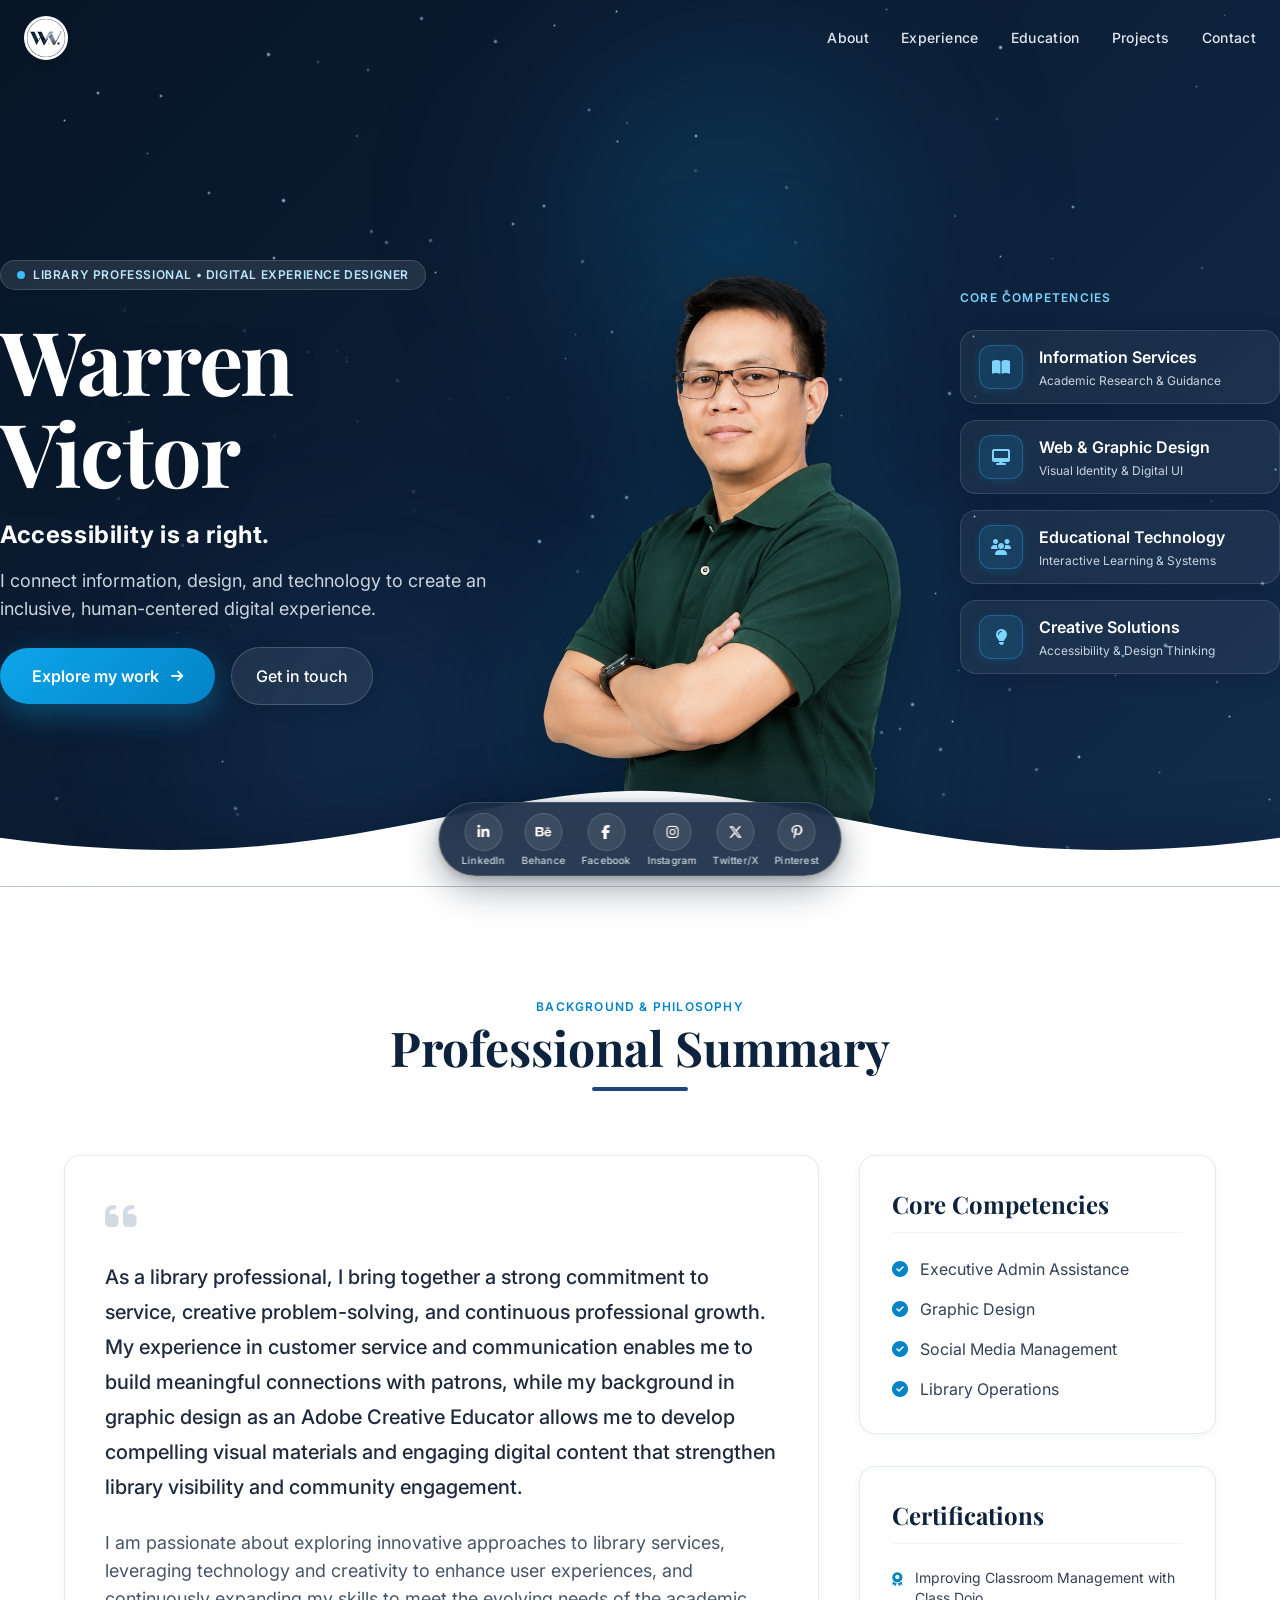
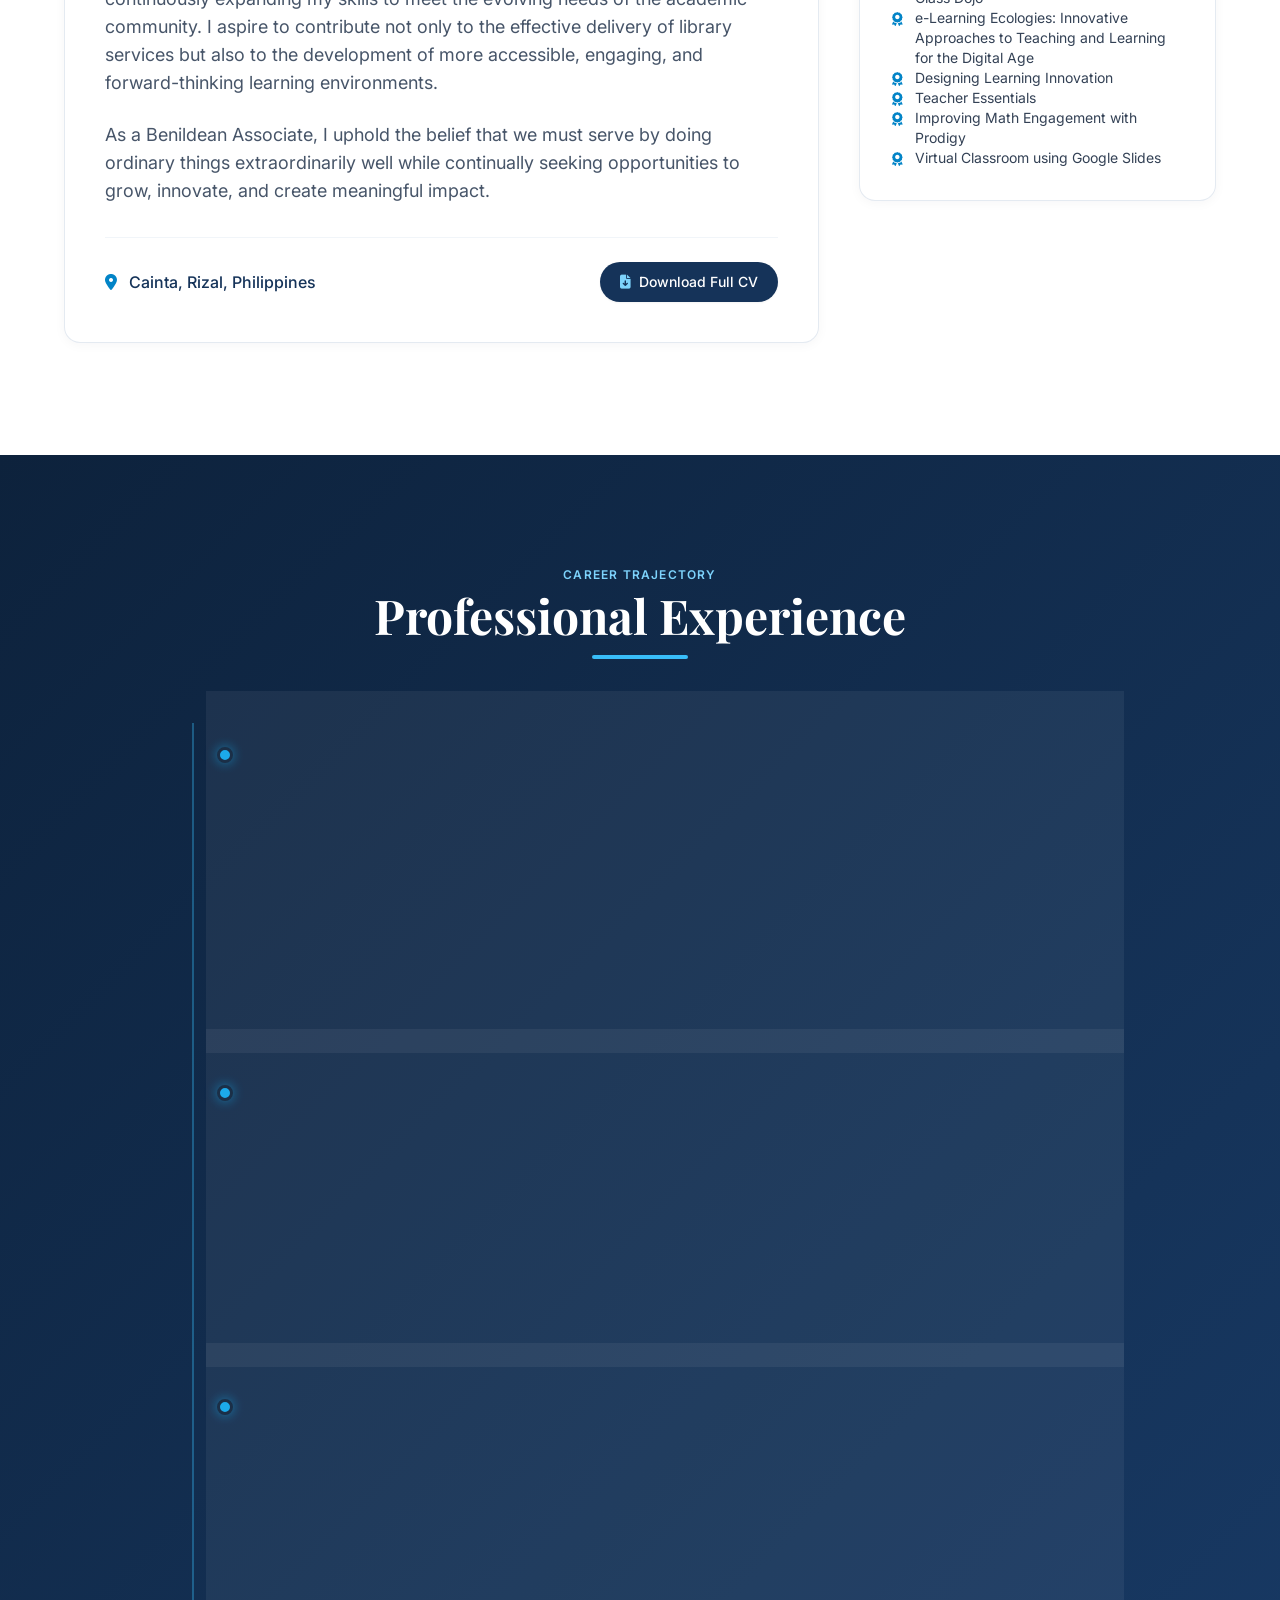
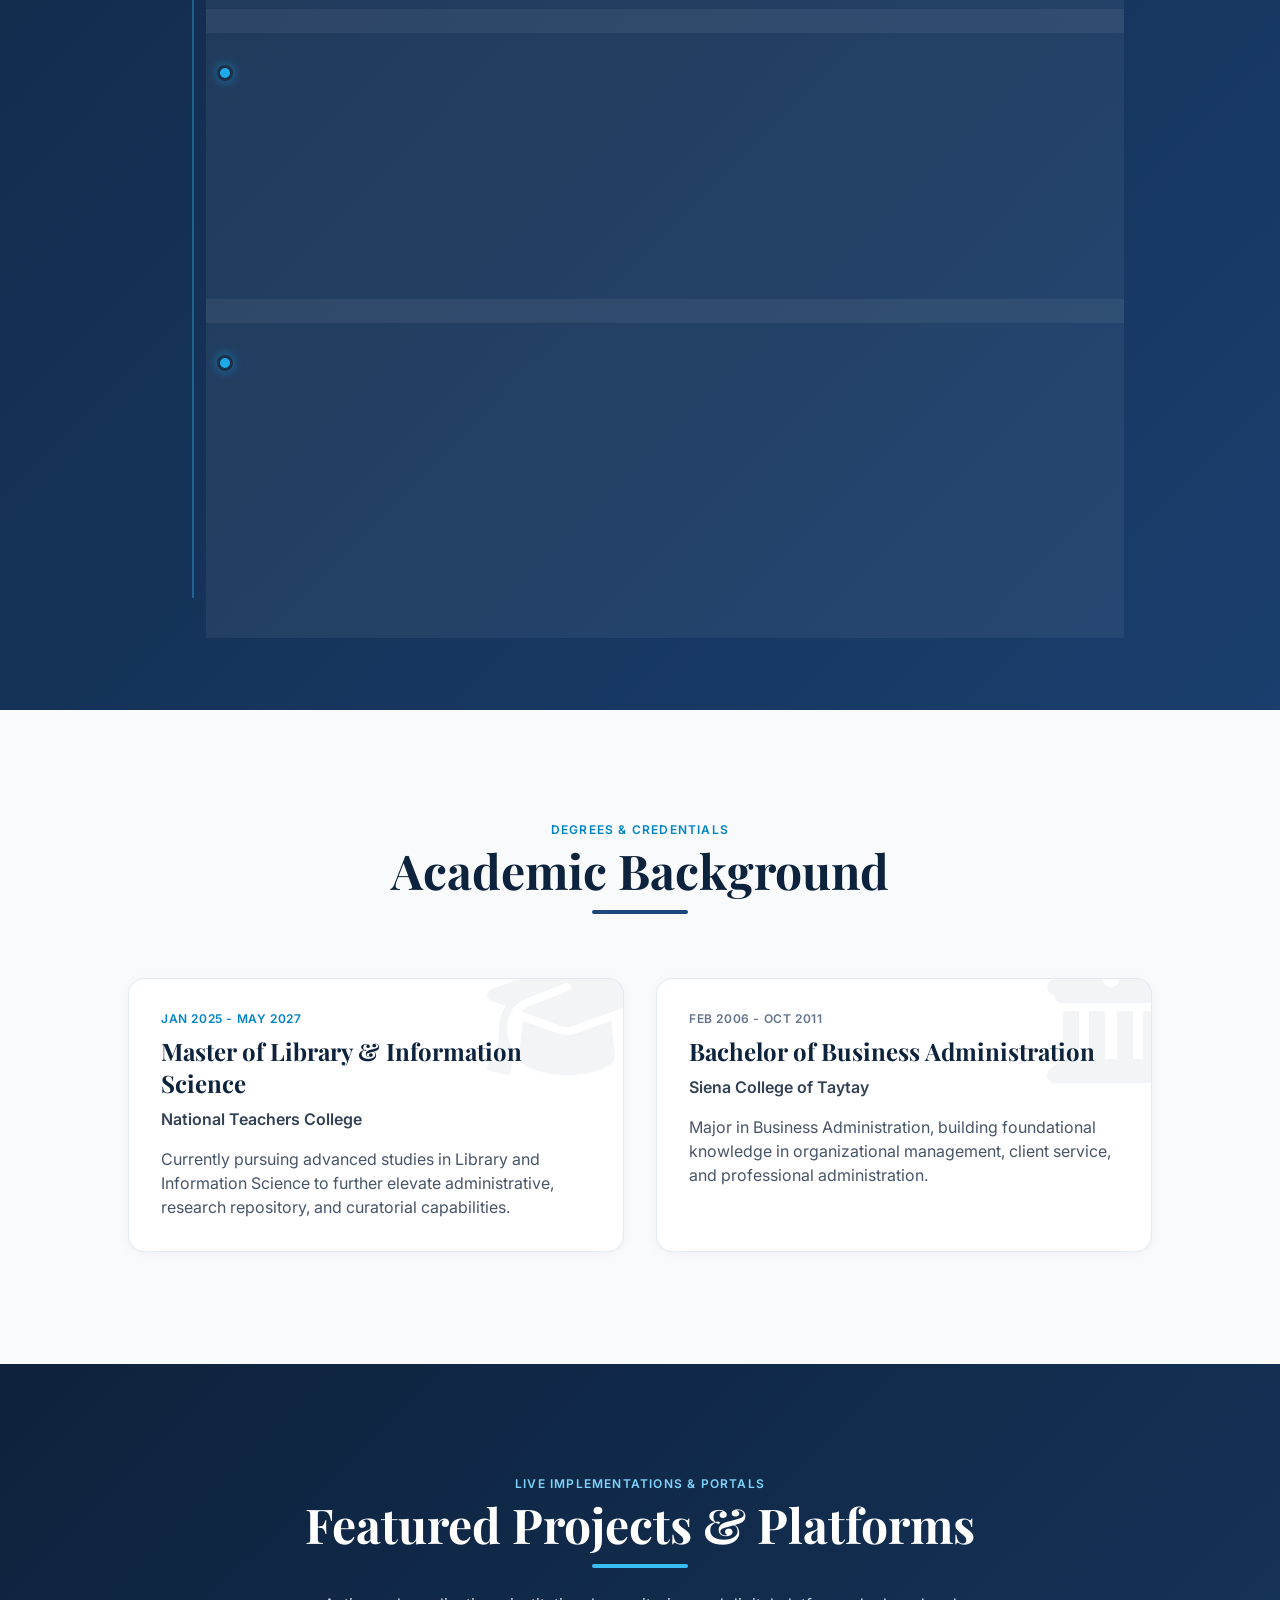
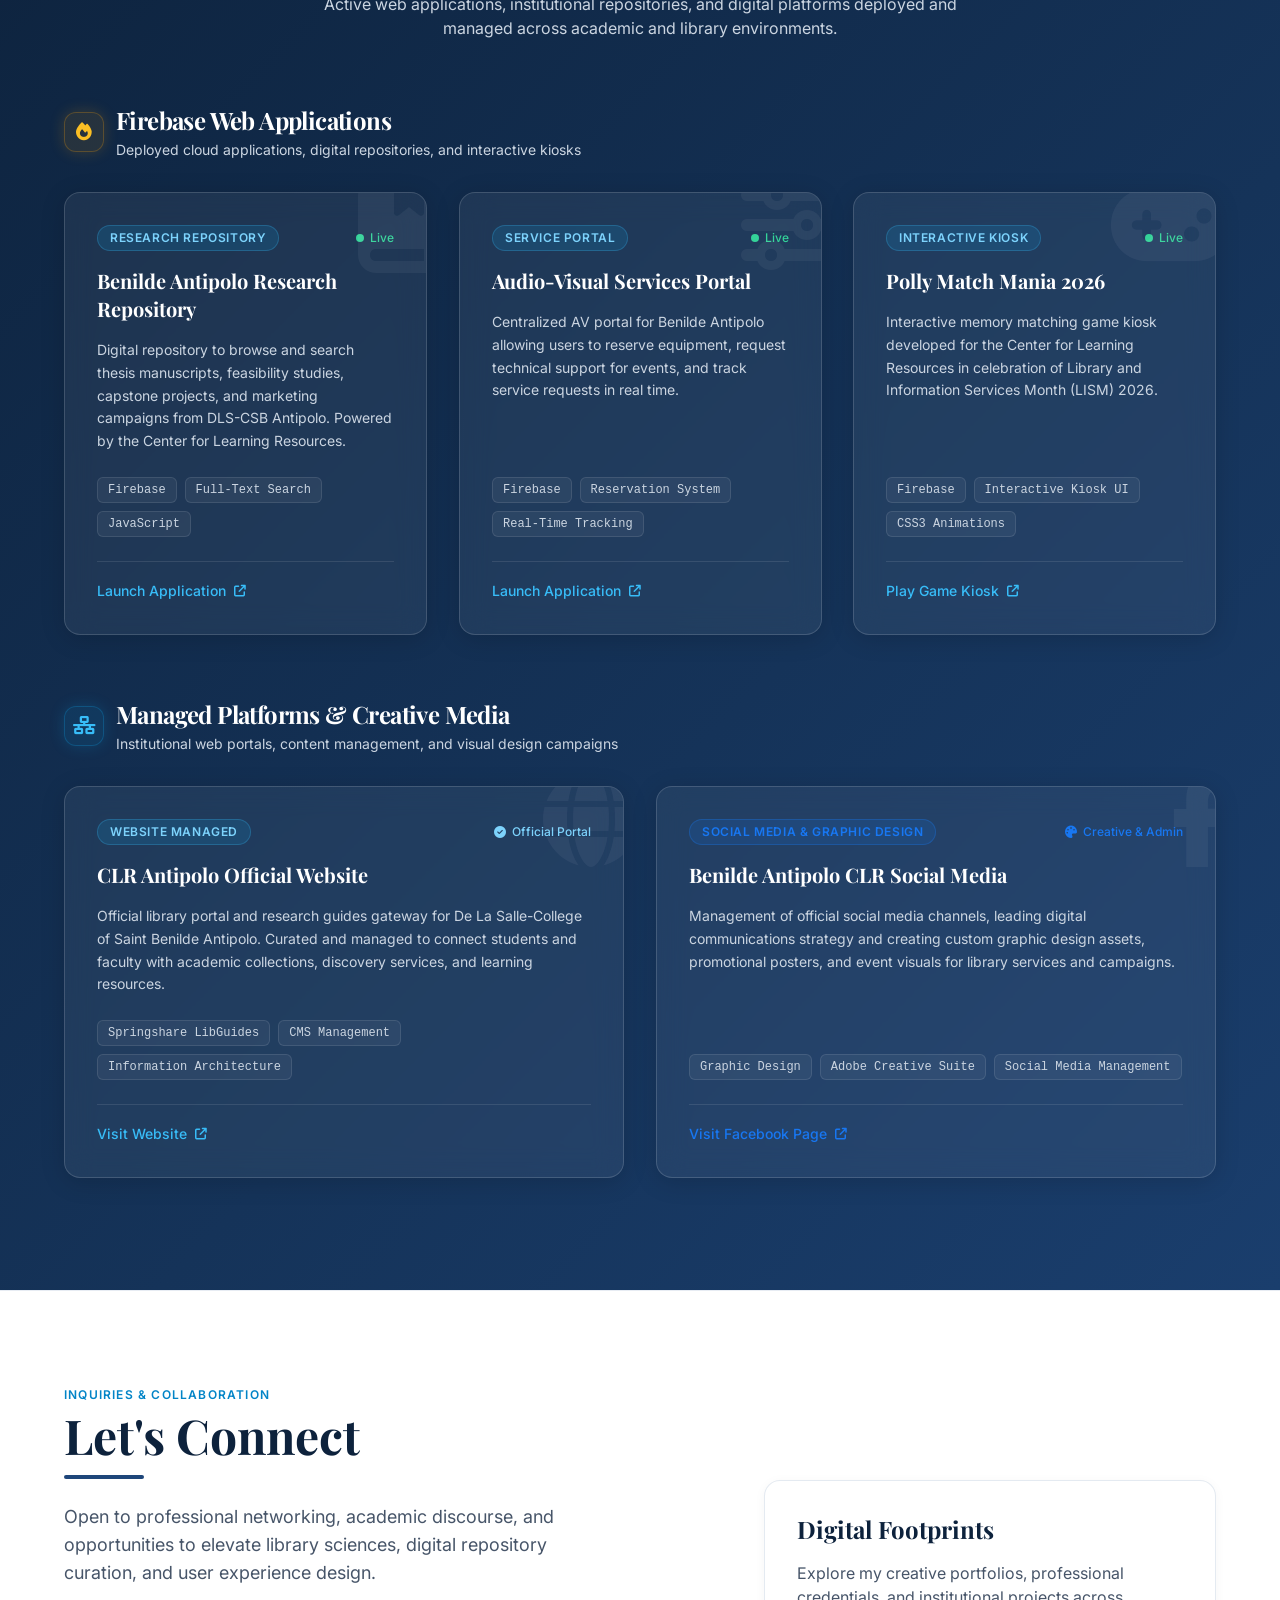
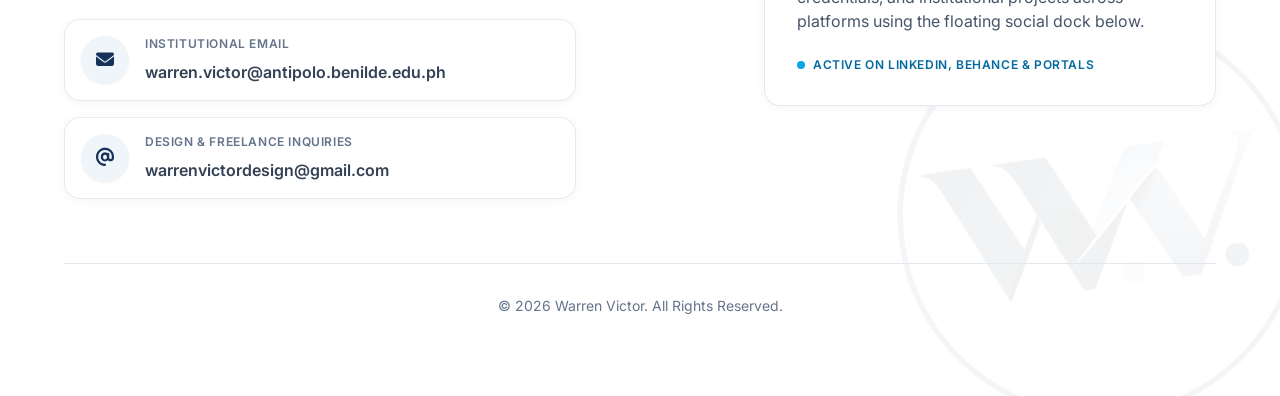
<file: index.html>
<!DOCTYPE html>
<html lang="en" class="scroll-smooth">
<head>
    <meta charset="UTF-8">
    <meta name="viewport" content="width=device-width, initial-scale=1.0">
    <title>Warren Victor | Library Professional &amp; Digital Experience Designer</title>

    <!-- SEO Meta Tags -->
    <meta name="description" content="Professional portfolio of Warren Victor — Library Professional, Digital Experience Designer, Adobe Creative Educator, and Executive Administrative Assistant at De La Salle-College of Saint Benilde in the Philippines.">
    <meta name="author" content="Warren Victor">
    <link rel="canonical" href="https://warrenvictor.github.io/">
    <meta name="theme-color" content="#153359">

    <!-- Open Graph / Facebook -->
    <meta property="og:type" content="website">
    <meta property="og:url" content="https://warrenvictor.github.io/">
    <meta property="og:title" content="Warren Victor | Library Professional &amp; Digital Experience Designer">
    <meta property="og:description" content="Professional portfolio of Warren Victor — Library Professional, Digital Experience Designer, and Executive Administrative Assistant at De La Salle-College of Saint Benilde.">
    <meta property="og:image" content="https://warrenvictor.github.io/assets/img/og-image.jpg">
    <meta property="og:image:width" content="1200">
    <meta property="og:image:height" content="630">
    <meta property="og:site_name" content="Warren Victor Portfolio">

    <!-- Twitter Card -->
    <meta name="twitter:card" content="summary_large_image">
    <meta name="twitter:url" content="https://warrenvictor.github.io/">
    <meta name="twitter:title" content="Warren Victor | Library Professional &amp; Digital Experience Designer">
    <meta name="twitter:description" content="Professional portfolio of Warren Victor — Library Professional, Digital Experience Designer, and Executive Administrative Assistant.">
    <meta name="twitter:image" content="https://warrenvictor.github.io/assets/img/og-image.jpg">

    <!-- Favicon: Official WV Logo -->
    <link rel="icon" href="assets/img/WV%20Logo.svg" type="image/svg+xml">
    
    <!-- Google Fonts (Preloaded for optimal rendering performance) -->
    <link rel="preconnect" href="https://fonts.googleapis.com">
    <link rel="preconnect" href="https://fonts.gstatic.com" crossorigin>
    <link rel="preload" href="https://fonts.googleapis.com/css2?family=Inter:wght@300;400;500;600;700&family=Playfair+Display:ital,wght@0,400;0,600;0,700;1,400&display=swap" as="style" onload="this.onload=null;this.rel='stylesheet'">
    <noscript><link rel="stylesheet" href="https://fonts.googleapis.com/css2?family=Inter:wght@300;400;500;600;700&family=Playfair+Display:ital,wght@0,400;0,600;0,700;1,400&display=swap"></noscript>
    
    <!-- FontAwesome for Icons (non-render-blocking with fallback) -->
    <link rel="preload" href="https://cdnjs.cloudflare.com/ajax/libs/font-awesome/6.4.0/css/all.min.css" as="style" onload="this.onload=null;this.rel='stylesheet'">
    <noscript><link rel="stylesheet" href="https://cdnjs.cloudflare.com/ajax/libs/font-awesome/6.4.0/css/all.min.css"></noscript>
    
    <!-- Unified Compiled & Minified Stylesheet (Tailwind + Custom Tokens & Components) -->
    <link rel="stylesheet" href="assets/css/main.min.css?v=patch5">
</head>
<body class="antialiased selection:bg-navy-700 selection:text-white">

    <!-- Skip to Content (Accessibility) -->
    <a href="#main-content" class="skip-to-content">Skip to main content</a>

    <!-- Top Navigation -->
    <nav class="fixed w-full z-50 transition-all duration-300 py-4" id="navbar" aria-label="Primary navigation">
        <div class="max-w-7xl mx-auto px-6 flex justify-between items-center">
            <!-- Official WV Logo Badge in Navigation Bar -->
            <a href="#home" class="flex items-center gap-3 group" aria-label="Warren Victor Home">
                <span class="w-11 h-11 rounded-full bg-white flex items-center justify-center p-1 shadow-md group-hover:scale-105 transition-transform duration-300 border-2 border-white/80 overflow-hidden">
                    <img src="assets/img/WV%20Logo.svg" alt="Warren Victor Logo" class="w-full h-full object-contain" width="44" height="44">
                </span>
            </a>

            <!-- Desktop Nav Links -->
            <div class="hidden md:flex items-center space-x-8 text-sm font-medium tracking-wide">
                <a href="#about" class="text-slate-200 hover:text-sky-400 transition-colors py-1">About</a>
                <a href="#experience" class="text-slate-200 hover:text-sky-400 transition-colors py-1">Experience</a>
                <a href="#education" class="text-slate-200 hover:text-sky-400 transition-colors py-1">Education</a>
                <a href="#projects" class="text-slate-200 hover:text-sky-400 transition-colors py-1">Projects</a>
                <a href="#contact" class="text-slate-200 hover:text-sky-400 transition-colors py-1">Contact</a>
            </div>

            <!-- Mobile Menu Button -->
            <button class="md:hidden text-white focus:outline-none p-2 rounded-lg bg-white/10 hover:bg-white/20 transition-colors" id="mobile-menu-button" aria-label="Toggle navigation menu" aria-expanded="false" aria-controls="mobile-menu">
                <i class="fas fa-bars text-xl"></i>
            </button>
        </div>

        <!-- Mobile Menu Dropdown -->
        <div class="mobile-menu md:hidden" id="mobile-menu" role="navigation" aria-label="Mobile navigation">
            <a href="#about">About</a>
            <a href="#experience">Experience</a>
            <a href="#education">Education</a>
            <a href="#projects">Projects</a>
            <a href="#contact">Contact</a>
        </div>
    </nav>

    <!-- Floating Social Media Deck (Fixed dock at bottom, shrinks on scroll) -->
    <aside class="floating-deck" id="floating-deck" aria-label="Social media profiles">
        <div class="floating-deck-inner" role="toolbar" aria-label="Social profile links">
            <!-- LinkedIn -->
            <a href="https://www.linkedin.com/in/warren-victor" target="_blank" rel="noopener noreferrer" class="dock-item group" aria-label="LinkedIn Profile (opens in new tab)" data-tooltip="LinkedIn">
                <span class="dock-icon group-hover:bg-sky-500/30 group-hover:border-sky-400">
                    <i class="fab fa-linkedin-in text-sm" aria-hidden="true"></i>
                </span>
                <span class="dock-label">LinkedIn</span>
            </a>

            <!-- Behance -->
            <a href="https://www.behance.net/warrenvictor" target="_blank" rel="noopener noreferrer" class="dock-item group" aria-label="Behance Portfolio (opens in new tab)" data-tooltip="Behance">
                <span class="dock-icon group-hover:bg-[#1769ff]/30 group-hover:border-[#1769ff]">
                    <i class="fab fa-behance text-sm" aria-hidden="true"></i>
                </span>
                <span class="dock-label">Behance</span>
            </a>

            <!-- Facebook -->
            <a href="https://www.facebook.com/meta.warrenvictor" target="_blank" rel="noopener noreferrer" class="dock-item group" aria-label="Facebook Profile (opens in new tab)" data-tooltip="Facebook">
                <span class="dock-icon group-hover:bg-[#1877f2]/30 group-hover:border-[#1877f2]">
                    <i class="fab fa-facebook-f text-sm" aria-hidden="true"></i>
                </span>
                <span class="dock-label">Facebook</span>
            </a>

            <!-- Instagram -->
            <a href="https://www.instagram.com/igwarrenvictor" target="_blank" rel="noopener noreferrer" class="dock-item group" aria-label="Instagram Profile (opens in new tab)" data-tooltip="Instagram">
                <span class="dock-icon group-hover:bg-pink-500/30 group-hover:border-pink-400">
                    <i class="fab fa-instagram text-sm" aria-hidden="true"></i>
                </span>
                <span class="dock-label">Instagram</span>
            </a>

            <!-- Twitter / X -->
            <a href="https://twitter.com/_warrenvictor" target="_blank" rel="noopener noreferrer" class="dock-item group" aria-label="Twitter/X Profile (opens in new tab)" data-tooltip="Twitter/X">
                <span class="dock-icon group-hover:bg-white/20 group-hover:border-white">
                    <svg class="w-3.5 h-3.5 fill-current" viewBox="0 0 24 24" aria-hidden="true"><path d="M18.244 2.25h3.308l-7.227 8.26 8.502 11.24H16.17l-5.214-6.817L4.99 21.75H1.68l7.73-8.835L1.254 2.25H8.08l4.713 6.231zm-1.161 17.52h1.833L7.084 4.126H5.117z"/></svg>
                </span>
                <span class="dock-label">Twitter/X</span>
            </a>

            <!-- Pinterest -->
            <a href="https://www.pinterest.com/warrenvictordesign" target="_blank" rel="noopener noreferrer" class="dock-item group" aria-label="Pinterest Portfolio (opens in new tab)" data-tooltip="Pinterest">
                <span class="dock-icon group-hover:bg-red-500/30 group-hover:border-red-400">
                    <i class="fab fa-pinterest-p text-sm" aria-hidden="true"></i>
                </span>
                <span class="dock-label">Pinterest</span>
            </a>
        </div>
    </aside>

    <!-- Main Content -->
    <main id="main-content">

    <!-- Header / Hero Section: Deep Sapphire Navy & Glassmorphism -->
    <header id="home" class="hero-navy-gradient min-h-screen relative flex items-center pt-20 sm:pt-24 pb-6 sm:pb-0 px-4 sm:px-6">
        <canvas class="stars" aria-hidden="true"></canvas>
        <span class="shooting-star shooting-star-1" aria-hidden="true"></span>
        <span class="shooting-star shooting-star-2" aria-hidden="true"></span>
        <div class="relative z-10 max-w-7xl mx-auto w-full">
            <div class="hero-grid-container grid grid-cols-1 lg:grid-cols-12 gap-6 lg:gap-6 items-center min-h-[calc(100vh-140px)] pb-8 lg:pb-0">
                
                <!-- Left Column: Primary Typography & Call to Action (5 cols on lg: LEFT) -->
                <div class="hero-col-content lg:col-span-5 text-white z-20 fade-in-left pt-2 lg:pt-0 self-center">
                    <!-- Eyebrow Pill Badge -->
                    <div class="hero-eyebrow-wrapper mb-6 flex">
                        <span class="hero-eyebrow-pill inline-flex items-center gap-2 px-4 py-2 rounded-full bg-white/10 border border-white/15 backdrop-blur-md shadow-sm">
                            <span class="w-2 h-2 rounded-full bg-sky-400 animate-pulse flex-shrink-0"></span>
                            <span class="text-xs sm:text-sm font-semibold tracking-wider uppercase text-sky-200">
                                Library Professional &bull; Digital Experience Designer
                            </span>
                        </span>
                    </div>

                    <!-- Majestic Name Headline (Pure Internet White #FFFFFF) -->
                    <h1 class="hero-name-headline">
                        Warren Victor
                    </h1>

                    <!-- Cyan Horizontal Accent Divider (Mobile-Only Inspiration Element) -->
                    <div class="hero-cyan-divider" aria-hidden="true"></div>

                    <!-- Mission & Value Proposition -->
                    <div class="hero-mission-wrapper mt-4 lg:mt-6 mb-6 lg:mb-8 max-w-lg">
                        <p class="hero-statement-lead text-xl md:text-2xl font-bold text-sky-100 tracking-wide leading-snug mb-4">
                            Accessibility is a right.
                        </p>
                        <p class="hero-mission-desc text-slate-300 text-base md:text-lg leading-relaxed font-normal mb-6">
                            I connect information, design, and technology to create an inclusive, human-centered digital experience.
                        </p>
                    </div>

                    <!-- Call To Action Buttons (Side-by-side left-aligned on desktop, stacked full-width on mobile) -->
                    <div class="hero-cta-wrapper">
                        <a href="#projects" class="hero-cta-btn inline-flex items-center gap-3 text-white font-semibold px-8 py-4 rounded-full text-base group">
                            <span>Explore my work</span>
                            <i class="fas fa-arrow-right text-sm group-hover:translate-x-1 transition-transform duration-300" aria-hidden="true"></i>
                        </a>
                        <a href="#contact" class="hero-cta-secondary inline-flex items-center gap-2 px-6 py-4 rounded-full text-white font-medium text-base">
                            <span>Get in touch</span>
                        </a>
                    </div>

                    <!-- Mobile Inline Social Icons Bar (Matching Reference Layout Rhythm) -->
                    <div class="hero-mobile-social" role="toolbar" aria-label="Social profile links">
                        <!-- LinkedIn -->
                        <a href="https://www.linkedin.com/in/warren-victor" target="_blank" rel="noopener noreferrer" class="hero-mobile-social-link" aria-label="LinkedIn Profile (opens in new tab)">
                            <i class="fab fa-linkedin-in" aria-hidden="true"></i>
                        </a>
                        <!-- Behance -->
                        <a href="https://www.behance.net/warrenvictor" target="_blank" rel="noopener noreferrer" class="hero-mobile-social-link" aria-label="Behance Portfolio (opens in new tab)">
                            <i class="fab fa-behance" aria-hidden="true"></i>
                        </a>
                        <!-- Facebook -->
                        <a href="https://www.facebook.com/meta.warrenvictor" target="_blank" rel="noopener noreferrer" class="hero-mobile-social-link" aria-label="Facebook Profile (opens in new tab)">
                            <i class="fab fa-facebook-f" aria-hidden="true"></i>
                        </a>
                        <!-- Instagram -->
                        <a href="https://www.instagram.com/igwarrenvictor" target="_blank" rel="noopener noreferrer" class="hero-mobile-social-link" aria-label="Instagram Profile (opens in new tab)">
                            <i class="fab fa-instagram" aria-hidden="true"></i>
                        </a>
                        <!-- Twitter / X -->
                        <a href="https://twitter.com/_warrenvictor" target="_blank" rel="noopener noreferrer" class="hero-mobile-social-link" aria-label="Twitter/X Profile (opens in new tab)">
                            <svg class="w-3.5 h-3.5 fill-current" viewBox="0 0 24 24" aria-hidden="true"><path d="M18.244 2.25h3.308l-7.227 8.26 8.502 11.24H16.17l-5.214-6.817L4.99 21.75H1.68l7.73-8.835L1.254 2.25H8.08l4.713 6.231zm-1.161 17.52h1.833L7.084 4.126H5.117z"/></svg>
                        </a>
                        <!-- Pinterest -->
                        <a href="https://www.pinterest.com/warrenvictordesign" target="_blank" rel="noopener noreferrer" class="hero-mobile-social-link" aria-label="Pinterest Portfolio (opens in new tab)">
                            <i class="fab fa-pinterest-p" aria-hidden="true"></i>
                        </a>
                    </div>
                </div>

                <!-- Center Column: Warren Victor Portrait Cutout (4 cols on lg: CENTER) -->
                <div class="hero-col-portrait lg:col-span-4 flex justify-center items-end relative z-10 fade-in-up">
                    <div class="hero-portrait-wrapper relative w-full max-w-sm sm:max-w-md lg:max-w-none flex justify-center items-end">
                        <!-- Dot grid accents flanking circular portrait on mobile -->
                        <div class="hero-dot-grid hero-dot-grid-left" aria-hidden="true"></div>

                        <!-- Circular avatar frame on mobile, unconstrained natural cutout on desktop -->
                        <div class="hero-avatar-frame relative">
                            <img src="assets/img/Warren Victor Photo.svg?v=3" 
                                 alt="Warren Victor — Library Professional and Digital Experience Designer, smiling in professional green polo shirt with arms crossed" 
                                 class="hero-photo-img max-h-[440px] sm:max-h-[540px] lg:max-h-[660px] xl:max-h-[720px] w-auto object-contain"
                                 id="hero-photo-img"
                                 width="810"
                                 height="1440"
                                 loading="eager"
                                 fetchpriority="high">
                            <!-- Fallback initials badge (shown via CSS if SVG fails to load) -->
                            <div class="headshot-fallback" aria-hidden="true">WV</div>
                        </div>

                        <!-- Dot grid accents flanking circular portrait on mobile -->
                        <div class="hero-dot-grid hero-dot-grid-right" aria-hidden="true"></div>
                    </div>
                </div>

                <!-- Right Column: 4 Frosted Sapphire Glass Competency Cards (3 cols on lg: RIGHT) -->
                <div class="hero-col-competencies lg:col-span-3 text-white z-20 fade-in-right pt-4 lg:pt-0 self-center">
                    <div class="hero-competencies-header mb-6 flex items-center justify-between">
                        <span class="competencies-rule-left h-px bg-sky-400/30"></span>
                        <span class="text-xs font-semibold uppercase tracking-widest text-sky-300">Core Competencies</span>
                        <span class="w-12 h-px bg-sky-400/30"></span>
                    </div>

                    <div class="hero-competencies-grid w-full">
                        <!-- Competency 1: Information Services -->
                        <div class="competency-glass-card group" tabindex="0">
                            <span class="competency-icon-badge" aria-hidden="true">
                                <i class="fas fa-book-open text-sky-300 text-base"></i>
                            </span>
                            <div class="min-w-0 flex-1">
                                <h2 class="text-white font-semibold text-base leading-snug group-hover:text-sky-300 transition-colors">Information Services</h2>
                                <p class="text-xs text-slate-300 mt-1 truncate">Academic Research &amp; Guidance</p>
                            </div>
                        </div>

                        <!-- Competency 2: Web & Graphic Design -->
                        <div class="competency-glass-card group" tabindex="0">
                            <span class="competency-icon-badge" aria-hidden="true">
                                <i class="fas fa-desktop text-sky-300 text-base"></i>
                            </span>
                            <div class="min-w-0 flex-1">
                                <h2 class="text-white font-semibold text-base leading-snug group-hover:text-sky-300 transition-colors">Web &amp; Graphic Design</h2>
                                <p class="text-xs text-slate-300 mt-1 truncate">Visual Identity &amp; Digital UI</p>
                            </div>
                        </div>

                        <!-- Competency 3: Educational Technology -->
                        <div class="competency-glass-card group" tabindex="0">
                            <span class="competency-icon-badge" aria-hidden="true">
                                <i class="fas fa-users text-sky-300 text-base"></i>
                            </span>
                            <div class="min-w-0 flex-1">
                                <h2 class="text-white font-semibold text-base leading-snug group-hover:text-sky-300 transition-colors">Educational Technology</h2>
                                <p class="text-xs text-slate-300 mt-1 truncate">Interactive Learning &amp; Systems</p>
                            </div>
                        </div>

                        <!-- Competency 4: Creative Solutions -->
                        <div class="competency-glass-card group" tabindex="0">
                            <span class="competency-icon-badge" aria-hidden="true">
                                <i class="fas fa-lightbulb text-sky-300 text-base"></i>
                            </span>
                            <div class="min-w-0 flex-1">
                                <h2 class="text-white font-semibold text-base leading-snug group-hover:text-sky-300 transition-colors">Creative Solutions</h2>
                                <p class="text-xs text-slate-300 mt-1 truncate">Accessibility &amp; Design Thinking</p>
                            </div>
                        </div>
                    </div>
                </div>

            </div>


        </div>
    </header>

    <!-- Upward Curved Horizon Divider connecting Hero directly to About Section -->
    <div class="hero-horizon-divider" aria-hidden="true">
        <svg viewBox="0 0 1440 120" fill="none" preserveAspectRatio="none" class="w-full h-16 sm:h-24 lg:h-32 block">
            <path d="M0,65 C360,115 520,12 720,12 C920,12 1080,115 1440,65 L1440,120 L0,120 Z" fill="#ffffff"></path>
        </svg>
    </div>

    <!-- Section 2: About & Skills Section — CLEAN WHITE -->
    <section id="about" class="section-light py-28 px-6 relative z-20 bg-white" aria-labelledby="about-heading">
        <div class="max-w-6xl mx-auto">
            <div class="text-center mb-16 fade-in-up">
                <p class="text-sky-600 font-semibold tracking-widest uppercase text-xs mb-2">Background &amp; Philosophy</p>
                <h2 id="about-heading" class="font-serif text-3xl md:text-5xl font-bold text-navy-900 mb-4">Professional Summary</h2>
                <div class="w-24 h-1 bg-navy-600 mx-auto rounded-full"></div>
            </div>

            <div class="grid grid-cols-1 lg:grid-cols-3 gap-10">
                <!-- Summary Text Card -->
                <div class="lg:col-span-2 card-light p-8 md:p-10 rounded-2xl fade-in-left">
                    <i class="fas fa-quote-left text-4xl text-navy-600/20 mb-6 block" aria-hidden="true"></i>
                    <p class="editorial-lead mb-6 text-left">
                        As a library professional, I bring together a strong commitment to service, creative problem-solving, and continuous professional growth. My experience in customer service and communication enables me to build meaningful connections with patrons, while my background in graphic design as an Adobe Creative Educator allows me to develop compelling visual materials and engaging digital content that strengthen library visibility and community engagement.
                    </p>
                    <p class="text-slate-600 leading-relaxed text-base md:text-lg text-left mb-6">
                        I am passionate about exploring innovative approaches to library services, leveraging technology and creativity to enhance user experiences, and continuously expanding my skills to meet the evolving needs of the academic community. I aspire to contribute not only to the effective delivery of library services but also to the development of more accessible, engaging, and forward-thinking learning environments.
                    </p>
                    <p class="text-slate-600 leading-relaxed text-base md:text-lg text-left mb-6">
                        As a Benildean Associate, I uphold the belief that we must serve by doing ordinary things extraordinarily well while continually seeking opportunities to grow, innovate, and create meaningful impact.
                    </p>
                    <div class="flex flex-wrap items-center justify-between gap-4 text-navy-700 font-medium mt-8 pt-6 border-t border-slate-100">
                        <div class="flex items-center gap-3">
                            <i class="fas fa-map-marker-alt text-sky-600" aria-hidden="true"></i>
                            <span>Cainta, Rizal, Philippines</span>
                        </div>
                        <a href="assets/Warren-Victor-CV.pdf" download="Warren-Victor-CV.pdf" class="inline-flex items-center gap-2 bg-navy-700 hover:bg-navy-800 text-white font-medium text-sm px-5 py-2.5 rounded-full shadow-sm hover:shadow-md transition-all duration-300" aria-label="Download CV — Warren Victor (PDF)">
                            <i class="fas fa-file-arrow-down text-sky-300" aria-hidden="true"></i>
                            <span>Download Full CV</span>
                        </a>
                    </div>
                </div>

                <!-- Skills & Certifications Cards -->
                <div class="space-y-8 fade-in-right">
                    <!-- Core Competencies -->
                    <a href="https://www.linkedin.com/in/warren-victor/details/skills/" target="_blank" rel="noopener noreferrer" class="card-light p-8 rounded-2xl block hover:-translate-y-1 transition-all duration-300 group">
                        <h3 class="font-serif text-2xl font-bold mb-6 text-navy-900 border-b border-slate-100 pb-3 group-hover:text-sky-600 transition-colors">Core Competencies</h3>
                        <ul class="space-y-4">
                            <li class="flex items-center gap-3 text-slate-700">
                                <i class="fas fa-check-circle text-sky-600" aria-hidden="true"></i> Executive Admin Assistance
                            </li>
                            <li class="flex items-center gap-3 text-slate-700">
                                <i class="fas fa-check-circle text-sky-600" aria-hidden="true"></i> Graphic Design
                            </li>
                            <li class="flex items-center gap-3 text-slate-700">
                                <i class="fas fa-check-circle text-sky-600" aria-hidden="true"></i> Social Media Management
                            </li>
                            <li class="flex items-center gap-3 text-slate-700">
                                <i class="fas fa-check-circle text-sky-600" aria-hidden="true"></i> Library Operations
                            </li>
                        </ul>
                    </a>

                    <!-- Certifications -->
                    <a href="https://www.linkedin.com/in/warren-victor/details/certifications/" target="_blank" rel="noopener noreferrer" class="card-light p-8 rounded-2xl block hover:-translate-y-1 transition-all duration-300 group">
                        <h3 class="font-serif text-2xl font-bold mb-6 text-navy-900 border-b border-slate-100 pb-3 group-hover:text-sky-600 transition-colors">Certifications</h3>
                        <ul class="space-y-3.5 text-sm text-slate-700">
                            <li class="flex items-start gap-3"><i class="fas fa-award text-sky-600 mt-1" aria-hidden="true"></i> <span class="leading-snug">Improving Classroom Management with Class Dojo</span></li>
                            <li class="flex items-start gap-3"><i class="fas fa-award text-sky-600 mt-1" aria-hidden="true"></i> <span class="leading-snug">e-Learning Ecologies: Innovative Approaches to Teaching and Learning for the Digital Age</span></li>
                            <li class="flex items-start gap-3"><i class="fas fa-award text-sky-600 mt-1" aria-hidden="true"></i> <span class="leading-snug">Designing Learning Innovation</span></li>
                            <li class="flex items-start gap-3"><i class="fas fa-award text-sky-600 mt-1" aria-hidden="true"></i> <span class="leading-snug">Teacher Essentials</span></li>
                            <li class="flex items-start gap-3"><i class="fas fa-award text-sky-600 mt-1" aria-hidden="true"></i> <span class="leading-snug">Improving Math Engagement with Prodigy</span></li>
                            <li class="flex items-start gap-3"><i class="fas fa-award text-sky-600 mt-1" aria-hidden="true"></i> <span class="leading-snug">Virtual Classroom using Google Slides</span></li>
                        </ul>
                    </a>
                </div>
            </div>
        </div>
    </section>

    <!-- Section 3: Professional Experience — DEEP NAVY BLUE -->
    <section id="experience" class="section-dark py-28 px-6 relative" aria-labelledby="experience-heading">
        <div class="max-w-4xl mx-auto">
            <div class="text-center mb-16 fade-in-up">
                <p class="text-sky-300 font-semibold tracking-widest uppercase text-xs mb-2">Career Trajectory</p>
                <h2 id="experience-heading" class="font-serif text-3xl md:text-5xl font-bold text-white mb-4">Professional Experience</h2>
                <div class="w-24 h-1 bg-sky-400 mx-auto rounded-full"></div>
            </div>

            <div class="timeline-line pl-6 md:pl-8 space-y-12">
                
                <!-- Job 1 -->
                <article class="relative fade-in-up">
                    <div class="timeline-dot"></div>
                    <div class="card-dark p-8 rounded-2xl ml-4">
                        <span class="text-sky-400 font-semibold text-xs uppercase tracking-wider block mb-2">July 2018 - Present</span>
                        <h3 class="font-serif text-2xl font-bold text-white mb-2">Library Assistant</h3>
                        <h4 class="text-slate-300 font-medium text-base mb-4">De La Salle-College of Saint Benilde | Philippines</h4>
                        <p class="text-slate-300 text-sm md:text-base leading-relaxed text-left">
                            Manage library resources for users, including borrowing, returning, and maintaining patron records using library systems. Assist users in accessing resources, offer guidance on library policies, and ensure proper utilization of materials. Oversee patrons, manage collection maintenance, aid in cataloging, operate equipment, and provide preservation services. Collaborate on collection development and maintain relevant statistics.
                        </p>
                    </div>
                </article>

                <!-- Job 2 -->
                <article class="relative fade-in-up">
                    <div class="timeline-dot"></div>
                    <div class="card-dark p-8 rounded-2xl ml-4">
                        <span class="text-sky-400 font-semibold text-xs uppercase tracking-wider block mb-2">May 2013 - June 2018</span>
                        <h3 class="font-serif text-2xl font-bold text-white mb-2">Library Assistant</h3>
                        <h4 class="text-slate-300 font-medium text-base mb-4">Siena College of Taytay | Taytay, Philippines</h4>
                        <ul class="text-slate-300 text-sm md:text-base leading-relaxed list-disc pl-5 space-y-2.5">
                            <li>Assisted the head librarian in daily library operations.</li>
                            <li>Aided library patrons with inquiries and supported their needs.</li>
                            <li>Processed newly acquired books and managed library inventory.</li>
                            <li>Addressed general library concerns maintaining a conducive environment.</li>
                        </ul>
                    </div>
                </article>

                <!-- Job 3 -->
                <article class="relative fade-in-up">
                    <div class="timeline-dot"></div>
                    <div class="card-dark p-8 rounded-2xl ml-4">
                        <span class="text-sky-400 font-semibold text-xs uppercase tracking-wider block mb-2">Oct 2012 - Feb 2013</span>
                        <h3 class="font-serif text-2xl font-bold text-white mb-2">Contact Center Agent</h3>
                        <h4 class="text-slate-300 font-medium text-base mb-4">Results Manila Inc. | Pasig, Philippines</h4>
                        <p class="text-slate-300 text-sm md:text-base leading-relaxed">
                            Represented the company aligned with specific client accounts. Ensured achievement of performance targets while providing exceptional customer service and adhering to strict quality guidelines.
                        </p>
                    </div>
                </article>

                <!-- Job 4 -->
                <article class="relative fade-in-up">
                    <div class="timeline-dot"></div>
                    <div class="card-dark p-8 rounded-2xl ml-4">
                        <span class="text-sky-400 font-semibold text-xs uppercase tracking-wider block mb-2">June 2012 - Oct 2012</span>
                        <h3 class="font-serif text-2xl font-bold text-white mb-2">Technical Support Agent</h3>
                        <h4 class="text-slate-300 font-medium text-base mb-4">TTEC Digital | Cainta, Philippines</h4>
                        <p class="text-slate-300 text-sm md:text-base leading-relaxed">
                            Addressed technical concerns related to ISP services, resolving router issues, and configuring client email accounts. Gathered data for tier-escalation and maintained professional troubleshooting standards.
                        </p>
                    </div>
                </article>

                <!-- Job 5 & 6 -->
                <article class="relative fade-in-up">
                    <div class="timeline-dot"></div>
                    <div class="card-dark p-8 rounded-2xl ml-4">
                        <span class="text-sky-400 font-semibold text-xs uppercase tracking-wider block mb-2">Prior Experience (2005 - 2012)</span>
                        <h3 class="font-serif text-xl font-bold text-white mb-2">Telesales Representative | Interactive Tech Solutions</h3>
                        <p class="text-slate-300 text-sm md:text-base leading-relaxed mb-4">Focused on B2B/B2C sales, client acquisition, and account upselling (May 2011 - May 2012).</p>
                        
                        <h3 class="font-serif text-xl font-bold text-white mb-2 border-t border-white/10 pt-4">Store Associate | Game Pulse Internet Cafe</h3>
                        <p class="text-slate-300 text-sm md:text-base leading-relaxed">Managed front desk, monitored user durations, and handled basic computer maintenance (Dec 2005 - Jan 2006).</p>
                    </div>
                </article>

            </div>
        </div>
    </section>

    <!-- Section 4: Academic Background — CLEAN WHITE -->
    <section id="education" class="section-light-alt py-28 px-6 relative z-10 bg-slate-50" aria-labelledby="education-heading">
        <div class="max-w-5xl mx-auto">
            <div class="text-center mb-16 fade-in-up">
                <p class="text-sky-600 font-semibold tracking-widest uppercase text-xs mb-2">Degrees &amp; Credentials</p>
                <h2 id="education-heading" class="font-serif text-3xl md:text-5xl font-bold text-navy-900 mb-4">Academic Background</h2>
                <div class="w-24 h-1 bg-navy-600 mx-auto rounded-full"></div>
            </div>

            <div class="grid grid-cols-1 md:grid-cols-2 gap-8">
                <!-- Master's Degree -->
                <a href="https://www.linkedin.com/in/warren-victor/details/education/" target="_blank" rel="noopener noreferrer" class="card-light p-8 rounded-2xl border-t-4 border-t-sky-500 fade-in-left relative overflow-hidden block hover:-translate-y-1 transition-all duration-300 group">
                    <div class="absolute -right-6 -top-6 text-9xl text-navy-900/5 group-hover:text-navy-900/10 transition-colors pointer-events-none">
                        <i class="fas fa-graduation-cap" aria-hidden="true"></i>
                    </div>
                    <span class="text-sky-600 font-semibold text-xs uppercase tracking-wider block mb-2">Jan 2025 - May 2027</span>
                    <h3 class="font-serif text-2xl font-bold text-navy-900 mb-2 group-hover:text-sky-600 transition-colors">Master of Library &amp; Information Science</h3>
                    <h4 class="text-slate-700 font-semibold text-base mb-4">National Teachers College</h4>
                    <p class="text-slate-600 text-sm md:text-base leading-relaxed">Currently pursuing advanced studies in Library and Information Science to further elevate administrative, research repository, and curatorial capabilities.</p>
                </a>

                <!-- Bachelor's Degree -->
                <a href="https://www.linkedin.com/in/warren-victor/details/education/" target="_blank" rel="noopener noreferrer" class="card-light p-8 rounded-2xl border-t-4 border-t-navy-700 fade-in-right relative overflow-hidden block hover:-translate-y-1 transition-all duration-300 group">
                    <div class="absolute -right-6 -top-6 text-9xl text-navy-900/5 group-hover:text-navy-900/10 transition-colors pointer-events-none">
                        <i class="fas fa-university" aria-hidden="true"></i>
                    </div>
                    <span class="text-slate-500 font-semibold text-xs uppercase tracking-wider block mb-2">Feb 2006 - Oct 2011</span>
                    <h3 class="font-serif text-2xl font-bold text-navy-900 mb-2 group-hover:text-sky-600 transition-colors">Bachelor of Business Administration</h3>
                    <h4 class="text-slate-700 font-semibold text-base mb-4">Siena College of Taytay</h4>
                    <p class="text-slate-600 text-sm md:text-base leading-relaxed">Major in Business Administration, building foundational knowledge in organizational management, client service, and professional administration.</p>
                </a>
            </div>
        </div>
    </section>

    <!-- Section 5: Projects & Platforms — DEEP NAVY BLUE -->
    <section id="projects" class="section-dark py-28 px-6 relative z-10" aria-labelledby="projects-heading">
        <div class="max-w-6xl mx-auto">
            <div class="text-center mb-16 fade-in-up">
                <p class="text-sky-300 font-semibold tracking-widest uppercase text-xs mb-2">Live Implementations &amp; Portals</p>
                <h2 id="projects-heading" class="font-serif text-3xl md:text-5xl font-bold text-white mb-4">Featured Projects &amp; Platforms</h2>
                <div class="w-24 h-1 bg-sky-400 mx-auto rounded-full mb-6"></div>
                <p class="text-slate-300 max-w-2xl mx-auto text-sm md:text-base">
                    Active web applications, institutional repositories, and digital platforms deployed and managed across academic and library environments.
                </p>
            </div>

            <!-- Group 1: Firebase Web Applications -->
            <div class="mb-16">
                <div class="flex items-center gap-3 mb-8 fade-in-up">
                    <span class="w-10 h-10 rounded-xl bg-amber-500/10 border border-amber-500/25 flex items-center justify-center text-amber-400 shadow-[0_0_15px_rgba(245,158,11,0.2)]">
                        <i class="fas fa-fire text-amber-400 text-lg" aria-hidden="true"></i>
                    </span>
                    <div>
                        <h3 class="font-serif text-2xl md:text-3xl font-bold text-white tracking-tight">Firebase Web Applications</h3>
                        <p class="text-sm text-slate-300 mt-1">Deployed cloud applications, digital repositories, and interactive kiosks</p>
                    </div>
                </div>

                <div class="grid grid-cols-1 md:grid-cols-2 lg:grid-cols-3 gap-8">
                    <!-- Project 1: Benilde Antipolo Research Repository -->
                    <article class="card-dark p-8 rounded-2xl flex flex-col justify-between fade-in-up relative overflow-hidden group">
                        <div class="absolute -right-4 -top-4 text-8xl text-white/5 group-hover:text-sky-400/10 transition-colors pointer-events-none">
                            <i class="fas fa-book-bookmark" aria-hidden="true"></i>
                        </div>
                        <div>
                            <div class="flex items-center justify-between mb-4">
                                <span class="text-xs font-semibold uppercase tracking-wider text-sky-300 px-3 py-1 rounded-full bg-sky-500/15 border border-sky-400/25">
                                    Research Repository
                                </span>
                                <span class="text-xs text-emerald-400 font-medium flex items-center gap-1.5">
                                    <span class="w-2 h-2 rounded-full bg-emerald-400 animate-pulse"></span> Live
                                </span>
                            </div>
                            <h4 class="font-serif text-xl font-bold text-white mb-4 group-hover:text-sky-400 transition-colors leading-snug">
                                Benilde Antipolo Research Repository
                            </h4>
                            <p class="text-slate-300 text-sm leading-relaxed mb-6">
                                Digital repository to browse and search thesis manuscripts, feasibility studies, capstone projects, and marketing campaigns from DLS-CSB Antipolo. Powered by the Center for Learning Resources.
                            </p>
                        </div>
                        <div>
                            <div class="flex flex-wrap gap-2 mb-6" aria-label="Technologies used">
                                <span class="text-xs font-mono px-2.5 py-1 rounded-md bg-white/5 text-slate-300 border border-white/10">Firebase</span>
                                <span class="text-xs font-mono px-2.5 py-1 rounded-md bg-white/5 text-slate-300 border border-white/10">Full-Text Search</span>
                                <span class="text-xs font-mono px-2.5 py-1 rounded-md bg-white/5 text-slate-300 border border-white/10">JavaScript</span>
                            </div>
                            <div class="pt-4 border-t border-white/10">
                                <a href="https://clr-antipolo-repo.web.app/" target="_blank" rel="noopener noreferrer" class="text-sky-400 hover:text-white font-medium text-sm inline-flex items-center gap-2 transition-colors" aria-label="Visit Benilde Antipolo Research Repository (opens in new tab)">
                                    <span>Launch Application</span>
                                    <i class="fas fa-arrow-up-right-from-square text-xs" aria-hidden="true"></i>
                                </a>
                            </div>
                        </div>
                    </article>

                    <!-- Project 2: AVS Portal -->
                    <article class="card-dark p-8 rounded-2xl flex flex-col justify-between fade-in-up relative overflow-hidden group">
                        <div class="absolute -right-4 -top-4 text-8xl text-white/5 group-hover:text-sky-400/10 transition-colors pointer-events-none">
                            <i class="fas fa-sliders" aria-hidden="true"></i>
                        </div>
                        <div>
                            <div class="flex items-center justify-between mb-4">
                                <span class="text-xs font-semibold uppercase tracking-wider text-sky-300 px-3 py-1 rounded-full bg-sky-500/15 border border-sky-400/25">
                                    Service Portal
                                </span>
                                <span class="text-xs text-emerald-400 font-medium flex items-center gap-1.5">
                                    <span class="w-2 h-2 rounded-full bg-emerald-400 animate-pulse"></span> Live
                                </span>
                            </div>
                            <h4 class="font-serif text-xl font-bold text-white mb-4 group-hover:text-sky-400 transition-colors leading-snug">
                                Audio-Visual Services Portal
                            </h4>
                            <p class="text-slate-300 text-sm leading-relaxed mb-6">
                                Centralized AV portal for Benilde Antipolo allowing users to reserve equipment, request technical support for events, and track service requests in real time.
                            </p>
                        </div>
                        <div>
                            <div class="flex flex-wrap gap-2 mb-6" aria-label="Technologies used">
                                <span class="text-xs font-mono px-2.5 py-1 rounded-md bg-white/5 text-slate-300 border border-white/10">Firebase</span>
                                <span class="text-xs font-mono px-2.5 py-1 rounded-md bg-white/5 text-slate-300 border border-white/10">Reservation System</span>
                                <span class="text-xs font-mono px-2.5 py-1 rounded-md bg-white/5 text-slate-300 border border-white/10">Real-Time Tracking</span>
                            </div>
                            <div class="pt-4 border-t border-white/10">
                                <a href="https://benildeavservicesportal.web.app/" target="_blank" rel="noopener noreferrer" class="text-sky-400 hover:text-white font-medium text-sm inline-flex items-center gap-2 transition-colors" aria-label="Visit Audio-Visual Services Portal (opens in new tab)">
                                    <span>Launch Application</span>
                                    <i class="fas fa-arrow-up-right-from-square text-xs" aria-hidden="true"></i>
                                </a>
                            </div>
                        </div>
                    </article>

                    <!-- Project 3: Polly Match Mania 2026 -->
                    <article class="card-dark p-8 rounded-2xl flex flex-col justify-between fade-in-up relative overflow-hidden group">
                        <div class="absolute -right-4 -top-4 text-8xl text-white/5 group-hover:text-sky-400/10 transition-colors pointer-events-none">
                            <i class="fas fa-gamepad" aria-hidden="true"></i>
                        </div>
                        <div>
                            <div class="flex items-center justify-between mb-4">
                                <span class="text-xs font-semibold uppercase tracking-wider text-sky-300 px-3 py-1 rounded-full bg-sky-500/15 border border-sky-400/25">
                                    Interactive Kiosk
                                </span>
                                <span class="text-xs text-emerald-400 font-medium flex items-center gap-1.5">
                                    <span class="w-2 h-2 rounded-full bg-emerald-400 animate-pulse"></span> Live
                                </span>
                            </div>
                            <h4 class="font-serif text-xl font-bold text-white mb-4 group-hover:text-sky-400 transition-colors leading-snug">
                                Polly Match Mania 2026
                            </h4>
                            <p class="text-slate-300 text-sm leading-relaxed mb-6">
                                Interactive memory matching game kiosk developed for the Center for Learning Resources in celebration of Library and Information Services Month (LISM) 2026.
                            </p>
                        </div>
                        <div>
                            <div class="flex flex-wrap gap-2 mb-6" aria-label="Technologies used">
                                <span class="text-xs font-mono px-2.5 py-1 rounded-md bg-white/5 text-slate-300 border border-white/10">Firebase</span>
                                <span class="text-xs font-mono px-2.5 py-1 rounded-md bg-white/5 text-slate-300 border border-white/10">Interactive Kiosk UI</span>
                                <span class="text-xs font-mono px-2.5 py-1 rounded-md bg-white/5 text-slate-300 border border-white/10">CSS3 Animations</span>
                            </div>
                            <div class="pt-4 border-t border-white/10">
                                <a href="https://pollymatchmania2026.web.app/" target="_blank" rel="noopener noreferrer" class="text-sky-400 hover:text-white font-medium text-sm inline-flex items-center gap-2 transition-colors" aria-label="Play Polly Match Mania 2026 (opens in new tab)">
                                    <span>Play Game Kiosk</span>
                                    <i class="fas fa-arrow-up-right-from-square text-xs" aria-hidden="true"></i>
                                </a>
                            </div>
                        </div>
                    </article>
                </div>
            </div>

            <!-- Group 2: Managed Platforms & Creative Media -->
            <div>
                <div class="flex items-center gap-3 mb-8 fade-in-up">
                    <span class="w-10 h-10 rounded-xl bg-sky-500/10 border border-sky-500/25 flex items-center justify-center text-sky-400 shadow-[0_0_15px_rgba(14,165,233,0.2)]">
                        <i class="fas fa-network-wired text-sky-400 text-lg" aria-hidden="true"></i>
                    </span>
                    <div>
                        <h3 class="font-serif text-2xl md:text-3xl font-bold text-white tracking-tight">Managed Platforms &amp; Creative Media</h3>
                        <p class="text-sm text-slate-300 mt-1">Institutional web portals, content management, and visual design campaigns</p>
                    </div>
                </div>

                <div class="grid grid-cols-1 md:grid-cols-2 gap-8">
                    <!-- Platform 1: CLR Antipolo Official Website -->
                    <article class="card-dark p-8 rounded-2xl flex flex-col justify-between fade-in-up relative overflow-hidden group">
                        <div class="absolute -right-4 -top-4 text-8xl text-white/5 group-hover:text-sky-400/10 transition-colors pointer-events-none">
                            <i class="fas fa-globe" aria-hidden="true"></i>
                        </div>
                        <div>
                            <div class="flex items-center justify-between mb-4">
                                <span class="text-xs font-semibold uppercase tracking-wider text-sky-300 px-3 py-1 rounded-full bg-sky-500/15 border border-sky-400/25">
                                    Website Managed
                                </span>
                                <span class="text-xs text-sky-300 font-medium flex items-center gap-1.5">
                                    <i class="fas fa-check-circle text-xs" aria-hidden="true"></i> Official Portal
                                </span>
                            </div>
                            <h4 class="font-serif text-xl font-bold text-white mb-4 group-hover:text-sky-400 transition-colors leading-snug">
                                CLR Antipolo Official Website
                            </h4>
                            <p class="text-slate-300 text-sm leading-relaxed mb-6">
                                Official library portal and research guides gateway for De La Salle-College of Saint Benilde Antipolo. Curated and managed to connect students and faculty with academic collections, discovery services, and learning resources.
                            </p>
                        </div>
                        <div>
                            <div class="flex flex-wrap gap-2 mb-6" aria-label="Technologies used">
                                <span class="text-xs font-mono px-2.5 py-1 rounded-md bg-white/5 text-slate-300 border border-white/10">Springshare LibGuides</span>
                                <span class="text-xs font-mono px-2.5 py-1 rounded-md bg-white/5 text-slate-300 border border-white/10">CMS Management</span>
                                <span class="text-xs font-mono px-2.5 py-1 rounded-md bg-white/5 text-slate-300 border border-white/10">Information Architecture</span>
                            </div>
                            <div class="pt-4 border-t border-white/10">
                                <a href="https://clr.benilde.edu.ph/antipolo" target="_blank" rel="noopener noreferrer" class="text-sky-400 hover:text-white font-medium text-sm inline-flex items-center gap-2 transition-colors" aria-label="Visit CLR Antipolo official website (opens in new tab)">
                                    <span>Visit Website</span>
                                    <i class="fas fa-arrow-up-right-from-square text-xs" aria-hidden="true"></i>
                                </a>
                            </div>
                        </div>
                    </article>

                    <!-- Platform 2: Benilde Antipolo CLR Social Media & Graphic Design -->
                    <article class="card-dark p-8 rounded-2xl flex flex-col justify-between fade-in-up relative overflow-hidden group">
                        <div class="absolute -right-4 -top-4 text-8xl text-white/5 group-hover:text-[#1877f2]/10 transition-colors pointer-events-none">
                            <i class="fab fa-facebook-f" aria-hidden="true"></i>
                        </div>
                        <div>
                            <div class="flex items-center justify-between mb-4">
                                <span class="text-xs font-semibold uppercase tracking-wider text-[#1877f2] px-3 py-1 rounded-full bg-[#1877f2]/15 border border-[#1877f2]/30">
                                    Social Media &amp; Graphic Design
                                </span>
                                <span class="text-xs text-[#1877f2] font-medium flex items-center gap-1.5">
                                    <i class="fas fa-palette text-xs" aria-hidden="true"></i> Creative &amp; Admin
                                </span>
                            </div>
                            <h4 class="font-serif text-xl font-bold text-white mb-4 group-hover:text-sky-400 transition-colors leading-snug">
                                Benilde Antipolo CLR Social Media
                            </h4>
                            <p class="text-slate-300 text-sm leading-relaxed mb-6">
                                Management of official social media channels, leading digital communications strategy and creating custom graphic design assets, promotional posters, and event visuals for library services and campaigns.
                            </p>
                        </div>
                        <div>
                            <div class="flex flex-wrap gap-2 mb-6" aria-label="Technologies used">
                                <span class="text-xs font-mono px-2.5 py-1 rounded-md bg-white/5 text-slate-300 border border-white/10">Graphic Design</span>
                                <span class="text-xs font-mono px-2.5 py-1 rounded-md bg-white/5 text-slate-300 border border-white/10">Adobe Creative Suite</span>
                                <span class="text-xs font-mono px-2.5 py-1 rounded-md bg-white/5 text-slate-300 border border-white/10">Social Media Management</span>
                            </div>
                            <div class="pt-4 border-t border-white/10">
                                <a href="https://www.facebook.com/BenildeAntipoloCLR/" target="_blank" rel="noopener noreferrer" class="text-[#1877f2] hover:text-white font-medium text-sm inline-flex items-center gap-2 transition-colors" aria-label="Visit Benilde Antipolo CLR on Facebook (opens in new tab)">
                                    <span>Visit Facebook Page</span>
                                    <i class="fas fa-arrow-up-right-from-square text-xs" aria-hidden="true"></i>
                                </a>
                            </div>
                        </div>
                    </article>
                </div>
            </div>
        </div>
    </section>

    </main><!-- end #main-content -->

    <!-- Section 6: Contact Section & Footer — CLEAN WHITE -->
    <footer id="contact" class="section-light pt-24 pb-20 px-6 relative bg-white border-t border-slate-200/80 overflow-hidden" aria-labelledby="contact-heading">
        <!-- Creative Background Design: Large Architectural Monogram Watermark -->
        <div class="footer-logo-watermark" aria-hidden="true">
            <img src="assets/img/WV%20Logo.svg" alt="" class="w-full h-full object-contain" width="440" height="440" loading="lazy">
        </div>

        <div class="max-w-6xl mx-auto relative z-10">
            <div class="grid grid-cols-1 md:grid-cols-12 gap-12 mb-16 fade-in-up">
                <div class="md:col-span-7">
                    <span class="text-sky-600 font-semibold tracking-widest uppercase text-xs mb-2 block">Inquiries &amp; Collaboration</span>
                    <h2 id="contact-heading" class="font-serif text-3xl md:text-5xl font-bold text-navy-900 mb-4">Let's Connect</h2>
                    <div class="w-20 h-1 bg-navy-600 rounded-full mb-6"></div>
                    <p class="text-slate-600 mb-8 max-w-lg leading-relaxed text-base md:text-lg">
                        Open to professional networking, academic discourse, and opportunities to elevate library sciences, digital repository curation, and user experience design.
                    </p>
                    <div class="space-y-4 max-w-lg">
                        <!-- Institutional Email -->
                        <a href="mailto:warren.victor@antipolo.benilde.edu.ph" class="flex items-center gap-4 p-4 rounded-xl card-light hover:border-sky-500/50 text-slate-700 hover:text-navy-900 transition-all group">
                            <div class="w-12 h-12 rounded-full bg-navy-50 group-hover:bg-navy-700 group-hover:text-white flex items-center justify-center text-lg text-navy-700 transition-colors shadow-sm">
                                <i class="fas fa-envelope" aria-hidden="true"></i>
                            </div>
                            <div class="overflow-hidden">
                                <p class="text-xs uppercase font-semibold text-slate-500 tracking-wider mb-2">Institutional Email</p>
                                <span class="text-sm sm:text-base font-semibold text-slate-900 truncate block">warren.victor@antipolo.benilde.edu.ph</span>
                            </div>
                        </a>
                        
                        <!-- Design / Professional Email -->
                        <a href="mailto:warrenvictordesign@gmail.com" class="flex items-center gap-4 p-4 rounded-xl card-light hover:border-sky-500/50 text-slate-700 hover:text-navy-900 transition-all group">
                            <div class="w-12 h-12 rounded-full bg-navy-50 group-hover:bg-navy-700 group-hover:text-white flex items-center justify-center text-lg text-navy-700 transition-colors shadow-sm">
                                <i class="fas fa-at" aria-hidden="true"></i>
                            </div>
                            <div class="overflow-hidden">
                                <p class="text-xs uppercase font-semibold text-slate-500 tracking-wider mb-2">Design &amp; Freelance Inquiries</p>
                                <span class="text-sm sm:text-base font-semibold text-slate-900 truncate block">warrenvictordesign@gmail.com</span>
                            </div>
                        </a>
                    </div>
                </div>
                
                <div class="md:col-span-5 flex flex-col justify-center">
                    <div class="card-light p-8 rounded-2xl bg-slate-50 border-slate-200">
                        <h3 class="font-serif text-2xl font-bold text-navy-900 mb-4">Digital Footprints</h3>
                        <p class="text-slate-600 text-sm md:text-base leading-relaxed mb-6">
                            Explore my creative portfolios, professional credentials, and institutional projects across platforms using the floating social dock below.
                        </p>
                        <div class="flex items-center gap-2 text-xs font-semibold text-sky-700 uppercase tracking-wider">
                            <span class="w-2 h-2 rounded-full bg-sky-500 animate-ping"></span>
                            Active on LinkedIn, Behance &amp; Portals
                        </div>
                    </div>
                </div>
            </div>
            
            <!-- Bottom Copyright -->
            <div class="border-t border-slate-200 pt-8 text-center text-slate-500 text-sm">
                <p>&copy; 2026 Warren Victor. All Rights Reserved.</p>
            </div>
        </div>
    </footer>

    <!-- Back to Top Toggle (Appears when page is scrolled, non-overlapping) -->
    <button type="button" id="back-to-top" class="back-to-top-btn" aria-label="Back to top of page" title="Back to top">
        <i class="fas fa-arrow-up" aria-hidden="true"></i>
    </button>

    <!-- JavaScript (Extracted & Enhanced) -->
    <script src="assets/js/main.js?v=patch3"></script>
    <script type="module" src="assets/js/starfield.js"></script>
</body>
</html>
</file>
<file: assets/css/main.min.css>
*,:after,:before{--tw-border-spacing-x:0;--tw-border-spacing-y:0;--tw-translate-x:0;--tw-translate-y:0;--tw-rotate:0;--tw-skew-x:0;--tw-skew-y:0;--tw-scale-x:1;--tw-scale-y:1;--tw-pan-x: ;--tw-pan-y: ;--tw-pinch-zoom: ;--tw-scroll-snap-strictness:proximity;--tw-gradient-from-position: ;--tw-gradient-via-position: ;--tw-gradient-to-position: ;--tw-ordinal: ;--tw-slashed-zero: ;--tw-numeric-figure: ;--tw-numeric-spacing: ;--tw-numeric-fraction: ;--tw-ring-inset: ;--tw-ring-offset-width:0px;--tw-ring-offset-color:#fff;--tw-ring-color:rgba(59,130,246,.5);--tw-ring-offset-shadow:0 0 #0000;--tw-ring-shadow:0 0 #0000;--tw-shadow:0 0 #0000;--tw-shadow-colored:0 0 #0000;--tw-blur: ;--tw-brightness: ;--tw-contrast: ;--tw-grayscale: ;--tw-hue-rotate: ;--tw-invert: ;--tw-saturate: ;--tw-sepia: ;--tw-drop-shadow: ;--tw-backdrop-blur: ;--tw-backdrop-brightness: ;--tw-backdrop-contrast: ;--tw-backdrop-grayscale: ;--tw-backdrop-hue-rotate: ;--tw-backdrop-invert: ;--tw-backdrop-opacity: ;--tw-backdrop-saturate: ;--tw-backdrop-sepia: ;--tw-contain-size: ;--tw-contain-layout: ;--tw-contain-paint: ;--tw-contain-style: }::backdrop{--tw-border-spacing-x:0;--tw-border-spacing-y:0;--tw-translate-x:0;--tw-translate-y:0;--tw-rotate:0;--tw-skew-x:0;--tw-skew-y:0;--tw-scale-x:1;--tw-scale-y:1;--tw-pan-x: ;--tw-pan-y: ;--tw-pinch-zoom: ;--tw-scroll-snap-strictness:proximity;--tw-gradient-from-position: ;--tw-gradient-via-position: ;--tw-gradient-to-position: ;--tw-ordinal: ;--tw-slashed-zero: ;--tw-numeric-figure: ;--tw-numeric-spacing: ;--tw-numeric-fraction: ;--tw-ring-inset: ;--tw-ring-offset-width:0px;--tw-ring-offset-color:#fff;--tw-ring-color:rgba(59,130,246,.5);--tw-ring-offset-shadow:0 0 #0000;--tw-ring-shadow:0 0 #0000;--tw-shadow:0 0 #0000;--tw-shadow-colored:0 0 #0000;--tw-blur: ;--tw-brightness: ;--tw-contrast: ;--tw-grayscale: ;--tw-hue-rotate: ;--tw-invert: ;--tw-saturate: ;--tw-sepia: ;--tw-drop-shadow: ;--tw-backdrop-blur: ;--tw-backdrop-brightness: ;--tw-backdrop-contrast: ;--tw-backdrop-grayscale: ;--tw-backdrop-hue-rotate: ;--tw-backdrop-invert: ;--tw-backdrop-opacity: ;--tw-backdrop-saturate: ;--tw-backdrop-sepia: ;--tw-contain-size: ;--tw-contain-layout: ;--tw-contain-paint: ;--tw-contain-style: }/*! tailwindcss v3.4.19 | MIT License | https://tailwindcss.com*/*,:after,:before{box-sizing:border-box;border:0 solid #e5e7eb}:after,:before{--tw-content:""}:host,html{line-height:1.5;-webkit-text-size-adjust:100%;-moz-tab-size:4;-o-tab-size:4;tab-size:4;font-family:Inter,sans-serif;font-feature-settings:normal;font-variation-settings:normal;-webkit-tap-highlight-color:transparent}body{margin:0;line-height:inherit}hr{height:0;color:inherit;border-top-width:1px}abbr:where([title]){-webkit-text-decoration:underline dotted;text-decoration:underline dotted}h1,h2,h3,h4,h5,h6{font-size:inherit;font-weight:inherit}a{color:inherit;text-decoration:inherit}b,strong{font-weight:bolder}code,kbd,pre,samp{font-family:ui-monospace,SFMono-Regular,Menlo,Monaco,Consolas,Liberation Mono,Courier New,monospace;font-feature-settings:normal;font-variation-settings:normal;font-size:1em}small{font-size:80%}sub,sup{font-size:75%;line-height:0;position:relative;vertical-align:baseline}sub{bottom:-.25em}sup{top:-.5em}table{text-indent:0;border-color:inherit;border-collapse:collapse}button,input,optgroup,select,textarea{font-family:inherit;font-feature-settings:inherit;font-variation-settings:inherit;font-size:100%;font-weight:inherit;line-height:inherit;letter-spacing:inherit;color:inherit;margin:0;padding:0}button,select{text-transform:none}button,input:where([type=button]),input:where([type=reset]),input:where([type=submit]){-webkit-appearance:button;background-color:transparent;background-image:none}:-moz-focusring{outline:auto}:-moz-ui-invalid{box-shadow:none}progress{vertical-align:baseline}::-webkit-inner-spin-button,::-webkit-outer-spin-button{height:auto}[type=search]{-webkit-appearance:textfield;outline-offset:-2px}::-webkit-search-decoration{-webkit-appearance:none}::-webkit-file-upload-button{-webkit-appearance:button;font:inherit}summary{display:list-item}blockquote,dd,dl,figure,h1,h2,h3,h4,h5,h6,hr,p,pre{margin:0}fieldset{margin:0}fieldset,legend{padding:0}menu,ol,ul{list-style:none;margin:0;padding:0}dialog{padding:0}textarea{resize:vertical}input::-moz-placeholder,textarea::-moz-placeholder{opacity:1;color:#9ca3af}input::placeholder,textarea::placeholder{opacity:1;color:#9ca3af}[role=button],button{cursor:pointer}:disabled{cursor:default}audio,canvas,embed,iframe,img,object,svg,video{display:block;vertical-align:middle}img,video{max-width:100%;height:auto}[hidden]:where(:not([hidden=until-found])){display:none}.pointer-events-none{pointer-events:none}.visible{visibility:visible}.fixed{position:fixed}.absolute{position:absolute}.relative{position:relative}.-right-4{right:-1rem}.-right-6{right:-1.5rem}.-top-4{top:-1rem}.-top-6{top:-1.5rem}.bottom-14{bottom:3.5rem}.right-4{right:1rem}.z-10{z-index:10}.z-20{z-index:20}.z-50{z-index:50}.order-1{order:1}.order-2{order:2}.order-3{order:3}.mx-auto{margin-left:auto;margin-right:auto}.mb-1\.5{margin-bottom:.375rem}.mb-16{margin-bottom:4rem}.mb-2{margin-bottom:.5rem}.mb-3{margin-bottom:.75rem}.mb-4{margin-bottom:1rem}.mb-6{margin-bottom:1.5rem}.mb-8{margin-bottom:2rem}.ml-4{margin-left:1rem}.mt-1{margin-top:.25rem}.mt-4{margin-top:1rem}.mt-8{margin-top:2rem}.block{display:block}.inline-block{display:inline-block}.flex{display:flex}.inline-flex{display:inline-flex}.grid{display:grid}.hidden{display:none}.h-0\.5{height:.125rem}.h-1{height:.25rem}.h-10{height:2.5rem}.h-11{height:2.75rem}.h-12{height:3rem}.h-2{height:.5rem}.h-3\.5{height:.875rem}.h-8{height:2rem}.h-9{height:2.25rem}.max-h-\[440px\]{max-height:440px}.min-h-\[calc\(100vh-140px\)\]{min-height:calc(100vh - 140px)}.min-h-screen{min-height:100vh}.w-1{width:.25rem}.w-10{width:2.5rem}.w-11{width:2.75rem}.w-12{width:3rem}.w-2{width:.5rem}.w-20{width:5rem}.w-24{width:6rem}.w-3\.5{width:.875rem}.w-5{width:1.25rem}.w-9{width:2.25rem}.w-auto{width:auto}.w-full{width:100%}.w-px{width:1px}.max-w-2xl{max-width:42rem}.max-w-4xl{max-width:56rem}.max-w-5xl{max-width:64rem}.max-w-6xl{max-width:72rem}.max-w-7xl{max-width:80rem}.max-w-lg{max-width:32rem}.max-w-md{max-width:28rem}.max-w-sm{max-width:24rem}.grow{flex-grow:1}.transform{transform:translate(var(--tw-translate-x),var(--tw-translate-y)) rotate(var(--tw-rotate)) skewX(var(--tw-skew-x)) skewY(var(--tw-skew-y)) scaleX(var(--tw-scale-x)) scaleY(var(--tw-scale-y))}@keyframes bounce{0%,to{transform:translateY(-25%);animation-timing-function:cubic-bezier(.8,0,1,1)}50%{transform:none;animation-timing-function:cubic-bezier(0,0,.2,1)}}.animate-bounce{animation:bounce 1s infinite}@keyframes ping{75%,to{transform:scale(2);opacity:0}}.animate-ping{animation:ping 1s cubic-bezier(0,0,.2,1) infinite}@keyframes pulse{50%{opacity:.5}}.animate-pulse{animation:pulse 2s cubic-bezier(.4,0,.6,1) infinite}.select-none{-webkit-user-select:none;-moz-user-select:none;user-select:none}.list-disc{list-style-type:disc}.grid-cols-1{grid-template-columns:repeat(1,minmax(0,1fr))}.flex-col{flex-direction:column}.flex-wrap{flex-wrap:wrap}.items-start{align-items:flex-start}.items-end{align-items:flex-end}.items-center{align-items:center}.justify-center{justify-content:center}.justify-between{justify-content:space-between}.gap-1\.5{gap:.375rem}.gap-10{gap:2.5rem}.gap-12{gap:3rem}.gap-2{gap:.5rem}.gap-2\.5{gap:.625rem}.gap-3{gap:.75rem}.gap-3\.5{gap:.875rem}.gap-4{gap:1rem}.gap-8{gap:2rem}.space-x-8>:not([hidden])~:not([hidden]){--tw-space-x-reverse:0;margin-right:calc(2rem*var(--tw-space-x-reverse));margin-left:calc(2rem*(1 - var(--tw-space-x-reverse)))}.space-y-12>:not([hidden])~:not([hidden]){--tw-space-y-reverse:0;margin-top:calc(3rem*(1 - var(--tw-space-y-reverse)));margin-bottom:calc(3rem*var(--tw-space-y-reverse))}.space-y-2>:not([hidden])~:not([hidden]){--tw-space-y-reverse:0;margin-top:calc(.5rem*(1 - var(--tw-space-y-reverse)));margin-bottom:calc(.5rem*var(--tw-space-y-reverse))}.space-y-3>:not([hidden])~:not([hidden]){--tw-space-y-reverse:0;margin-top:calc(.75rem*(1 - var(--tw-space-y-reverse)));margin-bottom:calc(.75rem*var(--tw-space-y-reverse))}.space-y-4>:not([hidden])~:not([hidden]){--tw-space-y-reverse:0;margin-top:calc(1rem*(1 - var(--tw-space-y-reverse)));margin-bottom:calc(1rem*var(--tw-space-y-reverse))}.space-y-8>:not([hidden])~:not([hidden]){--tw-space-y-reverse:0;margin-top:calc(2rem*(1 - var(--tw-space-y-reverse)));margin-bottom:calc(2rem*var(--tw-space-y-reverse))}.overflow-hidden{overflow:hidden}.scroll-smooth{scroll-behavior:smooth}.truncate{overflow:hidden;text-overflow:ellipsis;white-space:nowrap}.rounded-2xl{border-radius:1rem}.rounded-full{border-radius:9999px}.rounded-lg{border-radius:.5rem}.rounded-md{border-radius:.375rem}.rounded-xl{border-radius:.75rem}.border{border-width:1px}.border-2{border-width:2px}.border-b{border-bottom-width:1px}.border-t{border-top-width:1px}.border-t-4{border-top-width:4px}.border-\[\#1877f2\]\/30{border-color:rgba(24,119,242,.3)}.border-amber-500\/25{border-color:rgba(245,158,11,.25)}.border-navy-100{--tw-border-opacity:1;border-color:rgb(224 235 245/var(--tw-border-opacity,1))}.border-sky-400\/25{border-color:rgba(56,189,248,.25)}.border-sky-500\/25{border-color:rgba(14,165,233,.25)}.border-slate-100{--tw-border-opacity:1;border-color:rgb(241 245 249/var(--tw-border-opacity,1))}.border-slate-200{--tw-border-opacity:1;border-color:rgb(226 232 240/var(--tw-border-opacity,1))}.border-slate-200\/80{border-color:rgba(226,232,240,.8)}.border-white\/10{border-color:hsla(0,0%,100%,.1)}.border-white\/20{border-color:hsla(0,0%,100%,.2)}.border-white\/80{border-color:hsla(0,0%,100%,.8)}.border-t-navy-700{--tw-border-opacity:1;border-top-color:rgb(21 51 89/var(--tw-border-opacity,1))}.border-t-sky-500{--tw-border-opacity:1;border-top-color:rgb(14 165 233/var(--tw-border-opacity,1))}.bg-\[\#1877f2\]\/15{background-color:rgba(24,119,242,.15)}.bg-amber-500\/10{background-color:rgba(245,158,11,.1)}.bg-emerald-400{--tw-bg-opacity:1;background-color:rgb(52 211 153/var(--tw-bg-opacity,1))}.bg-navy-300{--tw-bg-opacity:1;background-color:rgb(133 178 221/var(--tw-bg-opacity,1))}.bg-navy-50{--tw-bg-opacity:1;background-color:rgb(240 245 250/var(--tw-bg-opacity,1))}.bg-navy-600{--tw-bg-opacity:1;background-color:rgb(30 70 122/var(--tw-bg-opacity,1))}.bg-navy-600\/30{background-color:rgba(30,70,122,.3)}.bg-navy-700{--tw-bg-opacity:1;background-color:rgb(21 51 89/var(--tw-bg-opacity,1))}.bg-navy-950\/90{background-color:rgba(8,22,40,.9)}.bg-sky-400{--tw-bg-opacity:1;background-color:rgb(56 189 248/var(--tw-bg-opacity,1))}.bg-sky-500{--tw-bg-opacity:1;background-color:rgb(14 165 233/var(--tw-bg-opacity,1))}.bg-sky-500\/10{background-color:rgba(14,165,233,.1)}.bg-sky-500\/15{background-color:rgba(14,165,233,.15)}.bg-slate-50{--tw-bg-opacity:1;background-color:rgb(248 250 252/var(--tw-bg-opacity,1))}.bg-white{--tw-bg-opacity:1;background-color:rgb(255 255 255/var(--tw-bg-opacity,1))}.bg-white\/10{background-color:hsla(0,0%,100%,.1)}.bg-white\/5{background-color:hsla(0,0%,100%,.05)}.fill-current{fill:currentColor}.object-contain{-o-object-fit:contain;object-fit:contain}.p-2{padding:.5rem}.p-4{padding:1rem}.p-8{padding:2rem}.px-2\.5{padding-left:.625rem;padding-right:.625rem}.px-3{padding-left:.75rem;padding-right:.75rem}.px-3\.5{padding-left:.875rem;padding-right:.875rem}.px-5{padding-left:1.25rem;padding-right:1.25rem}.px-6{padding-left:1.5rem;padding-right:1.5rem}.px-8{padding-left:2rem;padding-right:2rem}.py-1{padding-top:.25rem;padding-bottom:.25rem}.py-1\.5{padding-top:.375rem;padding-bottom:.375rem}.py-2\.5{padding-top:.625rem;padding-bottom:.625rem}.py-28{padding-top:7rem;padding-bottom:7rem}.py-3\.5{padding-top:.875rem;padding-bottom:.875rem}.py-4{padding-top:1rem;padding-bottom:1rem}.pb-20{padding-bottom:5rem}.pb-3{padding-bottom:.75rem}.pl-4{padding-left:1rem}.pl-6{padding-left:1.5rem}.pt-1{padding-top:.25rem}.pt-2{padding-top:.5rem}.pt-24{padding-top:6rem}.pt-4{padding-top:1rem}.pt-6{padding-top:1.5rem}.pt-8{padding-top:2rem}.text-center{text-align:center}.text-justify{text-align:justify}.font-mono{font-family:ui-monospace,SFMono-Regular,Menlo,Monaco,Consolas,Liberation Mono,Courier New,monospace}.font-serif{font-family:Playfair Display,serif}.text-2xl{font-size:1.5rem;line-height:2rem}.text-3xl{font-size:1.875rem;line-height:2.25rem}.text-4xl{font-size:2.25rem;line-height:2.5rem}.text-6xl{font-size:3.75rem;line-height:1}.text-8xl{font-size:6rem;line-height:1}.text-9xl{font-size:8rem;line-height:1}.text-\[10px\]{font-size:10px}.text-base{font-size:1rem;line-height:1.5rem}.text-lg{font-size:1.125rem;line-height:1.75rem}.text-sm{font-size:.875rem;line-height:1.25rem}.text-xl{font-size:1.25rem;line-height:1.75rem}.text-xs{font-size:.75rem;line-height:1rem}.font-bold{font-weight:700}.font-medium{font-weight:500}.font-semibold{font-weight:600}.uppercase{text-transform:uppercase}.leading-none{line-height:1}.leading-relaxed{line-height:1.625}.tracking-tight{letter-spacing:-.025em}.tracking-wide{letter-spacing:.025em}.tracking-wider{letter-spacing:.05em}.tracking-widest{letter-spacing:.1em}.text-\[\#1877f2\]{--tw-text-opacity:1;color:rgb(24 119 242/var(--tw-text-opacity,1))}.text-amber-400{--tw-text-opacity:1;color:rgb(251 191 36/var(--tw-text-opacity,1))}.text-emerald-400{--tw-text-opacity:1;color:rgb(52 211 153/var(--tw-text-opacity,1))}.text-navy-600\/20{color:rgba(30,70,122,.2)}.text-navy-600\/70{color:rgba(30,70,122,.7)}.text-navy-700{--tw-text-opacity:1;color:rgb(21 51 89/var(--tw-text-opacity,1))}.text-navy-800{--tw-text-opacity:1;color:rgb(15 36 66/var(--tw-text-opacity,1))}.text-navy-900{--tw-text-opacity:1;color:rgb(13 34 60/var(--tw-text-opacity,1))}.text-navy-900\/5{color:rgba(13,34,60,.05)}.text-sky-200{--tw-text-opacity:1;color:rgb(186 230 253/var(--tw-text-opacity,1))}.text-sky-300{--tw-text-opacity:1;color:rgb(125 211 252/var(--tw-text-opacity,1))}.text-sky-400{--tw-text-opacity:1;color:rgb(56 189 248/var(--tw-text-opacity,1))}.text-sky-600{--tw-text-opacity:1;color:rgb(2 132 199/var(--tw-text-opacity,1))}.text-sky-700{--tw-text-opacity:1;color:rgb(3 105 161/var(--tw-text-opacity,1))}.text-slate-200{--tw-text-opacity:1;color:rgb(226 232 240/var(--tw-text-opacity,1))}.text-slate-300{--tw-text-opacity:1;color:rgb(203 213 225/var(--tw-text-opacity,1))}.text-slate-400{--tw-text-opacity:1;color:rgb(148 163 184/var(--tw-text-opacity,1))}.text-slate-500{--tw-text-opacity:1;color:rgb(100 116 139/var(--tw-text-opacity,1))}.text-slate-600{--tw-text-opacity:1;color:rgb(71 85 105/var(--tw-text-opacity,1))}.text-slate-700{--tw-text-opacity:1;color:rgb(51 65 85/var(--tw-text-opacity,1))}.text-white{--tw-text-opacity:1;color:rgb(255 255 255/var(--tw-text-opacity,1))}.text-white\/5{color:hsla(0,0%,100%,.05)}.antialiased{-webkit-font-smoothing:antialiased;-moz-osx-font-smoothing:grayscale}.shadow-\[0_0_15px_rgba\(14\2c 165\2c 233\2c 0\.2\)\]{--tw-shadow:0 0 15px rgba(14,165,233,.2);--tw-shadow-colored:0 0 15px var(--tw-shadow-color);box-shadow:var(--tw-ring-offset-shadow,0 0 #0000),var(--tw-ring-shadow,0 0 #0000),var(--tw-shadow)}.shadow-\[0_0_15px_rgba\(245\2c 158\2c 11\2c 0\.2\)\]{--tw-shadow:0 0 15px rgba(245,158,11,.2);--tw-shadow-colored:0 0 15px var(--tw-shadow-color)}.shadow-\[0_0_15px_rgba\(245\2c 158\2c 11\2c 0\.2\)\],.shadow-lg{box-shadow:var(--tw-ring-offset-shadow,0 0 #0000),var(--tw-ring-shadow,0 0 #0000),var(--tw-shadow)}.shadow-lg{--tw-shadow:0 10px 15px -3px rgba(0,0,0,.1),0 4px 6px -4px rgba(0,0,0,.1);--tw-shadow-colored:0 10px 15px -3px var(--tw-shadow-color),0 4px 6px -4px var(--tw-shadow-color)}.shadow-md{--tw-shadow:0 4px 6px -1px rgba(0,0,0,.1),0 2px 4px -2px rgba(0,0,0,.1);--tw-shadow-colored:0 4px 6px -1px var(--tw-shadow-color),0 2px 4px -2px var(--tw-shadow-color)}.shadow-md,.shadow-sm{box-shadow:var(--tw-ring-offset-shadow,0 0 #0000),var(--tw-ring-shadow,0 0 #0000),var(--tw-shadow)}.shadow-sm{--tw-shadow:0 1px 2px 0 rgba(0,0,0,.05);--tw-shadow-colored:0 1px 2px 0 var(--tw-shadow-color)}.outline{outline-style:solid}.blur{--tw-blur:blur(8px)}.blur,.drop-shadow-sm{filter:var(--tw-blur) var(--tw-brightness) var(--tw-contrast) var(--tw-grayscale) var(--tw-hue-rotate) var(--tw-invert) var(--tw-saturate) var(--tw-sepia) var(--tw-drop-shadow)}.drop-shadow-sm{--tw-drop-shadow:drop-shadow(0 1px 1px rgba(0,0,0,.05))}.backdrop-blur-md{--tw-backdrop-blur:blur(12px)}.backdrop-blur-md,.backdrop-filter{-webkit-backdrop-filter:var(--tw-backdrop-blur) var(--tw-backdrop-brightness) var(--tw-backdrop-contrast) var(--tw-backdrop-grayscale) var(--tw-backdrop-hue-rotate) var(--tw-backdrop-invert) var(--tw-backdrop-opacity) var(--tw-backdrop-saturate) var(--tw-backdrop-sepia);backdrop-filter:var(--tw-backdrop-blur) var(--tw-backdrop-brightness) var(--tw-backdrop-contrast) var(--tw-backdrop-grayscale) var(--tw-backdrop-hue-rotate) var(--tw-backdrop-invert) var(--tw-backdrop-opacity) var(--tw-backdrop-saturate) var(--tw-backdrop-sepia)}.transition{transition-property:color,background-color,border-color,text-decoration-color,fill,stroke,opacity,box-shadow,transform,filter,-webkit-backdrop-filter;transition-property:color,background-color,border-color,text-decoration-color,fill,stroke,opacity,box-shadow,transform,filter,backdrop-filter;transition-property:color,background-color,border-color,text-decoration-color,fill,stroke,opacity,box-shadow,transform,filter,backdrop-filter,-webkit-backdrop-filter;transition-timing-function:cubic-bezier(.4,0,.2,1);transition-duration:.15s}.transition-all{transition-property:all;transition-timing-function:cubic-bezier(.4,0,.2,1);transition-duration:.15s}.transition-colors{transition-property:color,background-color,border-color,text-decoration-color,fill,stroke;transition-timing-function:cubic-bezier(.4,0,.2,1);transition-duration:.15s}.transition-transform{transition-property:transform;transition-timing-function:cubic-bezier(.4,0,.2,1);transition-duration:.15s}.duration-300{transition-duration:.3s}.selection\:bg-navy-700 ::-moz-selection{--tw-bg-opacity:1;background-color:rgb(21 51 89/var(--tw-bg-opacity,1))}.selection\:bg-navy-700 ::selection{--tw-bg-opacity:1;background-color:rgb(21 51 89/var(--tw-bg-opacity,1))}.selection\:text-white ::-moz-selection{--tw-text-opacity:1;color:rgb(255 255 255/var(--tw-text-opacity,1))}.selection\:text-white ::selection{--tw-text-opacity:1;color:rgb(255 255 255/var(--tw-text-opacity,1))}.selection\:bg-navy-700::-moz-selection{--tw-bg-opacity:1;background-color:rgb(21 51 89/var(--tw-bg-opacity,1))}.selection\:bg-navy-700::selection{--tw-bg-opacity:1;background-color:rgb(21 51 89/var(--tw-bg-opacity,1))}.selection\:text-white::-moz-selection{--tw-text-opacity:1;color:rgb(255 255 255/var(--tw-text-opacity,1))}.selection\:text-white::selection{--tw-text-opacity:1;color:rgb(255 255 255/var(--tw-text-opacity,1))}.hover\:-translate-y-0\.5:hover{--tw-translate-y:-0.125rem}.hover\:-translate-y-0\.5:hover,.hover\:-translate-y-1:hover{transform:translate(var(--tw-translate-x),var(--tw-translate-y)) rotate(var(--tw-rotate)) skewX(var(--tw-skew-x)) skewY(var(--tw-skew-y)) scaleX(var(--tw-scale-x)) scaleY(var(--tw-scale-y))}.hover\:-translate-y-1:hover{--tw-translate-y:-0.25rem}.hover\:border-sky-500\/50:hover{border-color:rgba(14,165,233,.5)}.hover\:bg-navy-800:hover{--tw-bg-opacity:1;background-color:rgb(15 36 66/var(--tw-bg-opacity,1))}.hover\:bg-slate-100:hover{--tw-bg-opacity:1;background-color:rgb(241 245 249/var(--tw-bg-opacity,1))}.hover\:bg-white\/20:hover{background-color:hsla(0,0%,100%,.2)}.hover\:text-navy-900:hover{--tw-text-opacity:1;color:rgb(13 34 60/var(--tw-text-opacity,1))}.hover\:text-sky-400:hover{--tw-text-opacity:1;color:rgb(56 189 248/var(--tw-text-opacity,1))}.hover\:text-sky-600:hover{--tw-text-opacity:1;color:rgb(2 132 199/var(--tw-text-opacity,1))}.hover\:text-white:hover{--tw-text-opacity:1;color:rgb(255 255 255/var(--tw-text-opacity,1))}.hover\:shadow-md:hover{--tw-shadow:0 4px 6px -1px rgba(0,0,0,.1),0 2px 4px -2px rgba(0,0,0,.1);--tw-shadow-colored:0 4px 6px -1px var(--tw-shadow-color),0 2px 4px -2px var(--tw-shadow-color)}.hover\:shadow-md:hover,.hover\:shadow-xl:hover{box-shadow:var(--tw-ring-offset-shadow,0 0 #0000),var(--tw-ring-shadow,0 0 #0000),var(--tw-shadow)}.hover\:shadow-xl:hover{--tw-shadow:0 20px 25px -5px rgba(0,0,0,.1),0 8px 10px -6px rgba(0,0,0,.1);--tw-shadow-colored:0 20px 25px -5px var(--tw-shadow-color),0 8px 10px -6px var(--tw-shadow-color)}.focus\:outline-none:focus{outline:2px solid transparent;outline-offset:2px}.group:hover .group-hover\:scale-105{--tw-scale-x:1.05;--tw-scale-y:1.05;transform:translate(var(--tw-translate-x),var(--tw-translate-y)) rotate(var(--tw-rotate)) skewX(var(--tw-skew-x)) skewY(var(--tw-skew-y)) scaleX(var(--tw-scale-x)) scaleY(var(--tw-scale-y))}.group:hover .group-hover\:border-\[\#1769ff\]{--tw-border-opacity:1;border-color:rgb(23 105 255/var(--tw-border-opacity,1))}.group:hover .group-hover\:border-\[\#1877f2\]{--tw-border-opacity:1;border-color:rgb(24 119 242/var(--tw-border-opacity,1))}.group:hover .group-hover\:border-pink-400{--tw-border-opacity:1;border-color:rgb(244 114 182/var(--tw-border-opacity,1))}.group:hover .group-hover\:border-red-400{--tw-border-opacity:1;border-color:rgb(248 113 113/var(--tw-border-opacity,1))}.group:hover .group-hover\:border-sky-400{--tw-border-opacity:1;border-color:rgb(56 189 248/var(--tw-border-opacity,1))}.group:hover .group-hover\:border-white{--tw-border-opacity:1;border-color:rgb(255 255 255/var(--tw-border-opacity,1))}.group:hover .group-hover\:bg-\[\#1769ff\]\/30{background-color:rgba(23,105,255,.3)}.group:hover .group-hover\:bg-\[\#1877f2\]\/30{background-color:rgba(24,119,242,.3)}.group:hover .group-hover\:bg-navy-700{--tw-bg-opacity:1;background-color:rgb(21 51 89/var(--tw-bg-opacity,1))}.group:hover .group-hover\:bg-pink-500\/30{background-color:rgba(236,72,153,.3)}.group:hover .group-hover\:bg-red-500\/30{background-color:rgba(239,68,68,.3)}.group:hover .group-hover\:bg-sky-500\/30{background-color:rgba(14,165,233,.3)}.group:hover .group-hover\:bg-white\/20{background-color:hsla(0,0%,100%,.2)}.group:hover .group-hover\:text-\[\#1877f2\]\/10{color:rgba(24,119,242,.1)}.group:hover .group-hover\:text-navy-900\/10{color:rgba(13,34,60,.1)}.group:hover .group-hover\:text-sky-400{--tw-text-opacity:1;color:rgb(56 189 248/var(--tw-text-opacity,1))}.group:hover .group-hover\:text-sky-400\/10{color:rgba(56,189,248,.1)}.group:hover .group-hover\:text-sky-600{--tw-text-opacity:1;color:rgb(2 132 199/var(--tw-text-opacity,1))}.group:hover .group-hover\:text-white{--tw-text-opacity:1;color:rgb(255 255 255/var(--tw-text-opacity,1))}@media (min-width:640px){.sm\:max-h-\[540px\]{max-height:540px}.sm\:max-w-md{max-width:28rem}.sm\:text-7xl{font-size:4.5rem;line-height:1}.sm\:text-base{font-size:1rem;line-height:1.5rem}}@media (min-width:768px){.md\:col-span-5{grid-column:span 5/span 5}.md\:col-span-7{grid-column:span 7/span 7}.md\:flex{display:flex}.md\:hidden{display:none}.md\:grid-cols-12{grid-template-columns:repeat(12,minmax(0,1fr))}.md\:grid-cols-2{grid-template-columns:repeat(2,minmax(0,1fr))}.md\:p-10{padding:2.5rem}.md\:pl-8{padding-left:2rem}.md\:text-2xl{font-size:1.5rem;line-height:2rem}.md\:text-5xl{font-size:3rem;line-height:1}.md\:text-base{font-size:1rem;line-height:1.5rem}.md\:text-lg{font-size:1.125rem;line-height:1.75rem}.md\:text-sm{font-size:.875rem;line-height:1.25rem}}@media (min-width:1024px){.lg\:order-3{order:3}.lg\:col-span-2{grid-column:span 2/span 2}.lg\:col-span-3{grid-column:span 3/span 3}.lg\:col-span-4{grid-column:span 4/span 4}.lg\:col-span-5{grid-column:span 5/span 5}.lg\:max-h-\[660px\]{max-height:660px}.lg\:max-w-none{max-width:none}.lg\:grid-cols-12{grid-template-columns:repeat(12,minmax(0,1fr))}.lg\:grid-cols-3{grid-template-columns:repeat(3,minmax(0,1fr))}.lg\:gap-4{gap:1rem}.lg\:pt-0{padding-top:0}.lg\:text-8xl{font-size:6rem;line-height:1}}@media (min-width:1280px){.xl\:flex{display:flex}.xl\:max-h-\[720px\]{max-height:720px}}
:root{--color-navy:#153359;--color-navy-dark:#0d223c;--color-navy-light:#1e467a;--color-navy-surface:rgba(21,51,89,0.05);--color-white:#ffffff;--color-white-off:#f8fafc;--color-bg-primary:#153359;--color-bg-secondary:#0d223c;--color-text-primary:#0f172a;--color-text-secondary:#334155;--color-text-muted:#64748b;--color-text-on-navy:#ffffff;--color-text-on-navy-muted:#cbd5e1;--color-brand:#0ea5e9;--color-brand-dark:#0284c7;--color-brand-light:#e0f2fe;--color-behance:#1769ff;--color-glass-dark:rgba(13,34,60,0.88);--color-glass-border:rgba(255,255,255,0.15);--color-glass-hover:rgba(255,255,255,0.12);--color-card-light:#ffffff;--color-card-light-border:rgba(226,232,240,0.9);--glow-navy-core:#091a30;--glow-navy-mid:rgba(13,34,60,0.92);--glow-navy-ambient:rgba(21,51,89,0.82);--glow-navy-outer:rgba(14,165,233,0.35);--glow-white-core:rgba(255,255,255,0.98);--glow-white-mid:rgba(255,255,255,0.88);--glow-white-ambient:rgba(255,255,255,0.72);--glow-white-outer:rgba(224,242,254,0.50);--glow-white-sky:rgba(56,189,248,0.28);--space-1:8px;--space-2:16px;--space-3:24px;--space-4:32px;--space-5:40px;--space-6:48px;--space-8:64px;--space-10:80px;--space-12:96px;--font-serif:'Playfair Display',serif;--font-sans:'Inter',sans-serif;--ease-out-expo:cubic-bezier(0.16,1,0.3,1);--ease-in-out-smooth:cubic-bezier(0.4,0,0.2,1);--transition-fast:0.25s ease;--transition-medium:0.45s var(--ease-out-expo);--transition-smooth:0.65s var(--ease-out-expo)}body{background-color:var(--color-white);color:var(--color-text-primary);font-family:var(--font-sans);overflow-x:hidden}.editorial-lead{font-size:1.125rem;line-height:1.7;font-weight:500;color:#1e293b}@media (min-width:768px){.editorial-lead{font-size:1.25rem;line-height:1.75}}.skip-to-content{position:absolute;top:-100%;left:var(--space-2);z-index:100;background-color:var(--color-navy);color:var(--color-white);padding:var(--space-1) var(--space-2);border-radius:0 0 8px 8px;font-weight:600;text-decoration:none;box-shadow:0 4px 12px rgba(0,0,0,0.15);transition:top var(--transition-fast)}.skip-to-content:focus{top:0}*:focus-visible{outline:2px solid var(--color-brand);outline-offset:4px;border-radius:4px}@keyframes heroGradientFlow{0%{background-position:0% 50%}50%{background-position:100% 50%}100%{background-position:0% 50%}}.hero-navy-gradient{position:relative;background:linear-gradient(135deg,#071526 0%,#0d223c 25%,#153359 52%,#1a3f6f 78%,#0a1b32 100%);background-size:240% 240%;animation:heroGradientFlow 24s ease-in-out infinite;overflow:hidden;color:#ffffff}.hero-navy-gradient::before{content:'';position:absolute;top:-10%;right:20%;width:600px;height:600px;border-radius:50%;background:radial-gradient(circle,rgba(14,165,233,0.18) 0%,rgba(21,51,89,0.05) 55%,transparent 70%);pointer-events:none;z-index:1;filter:blur(50px)}.hero-navy-gradient::after{content:'';position:absolute;bottom:-10%;left:8%;width:520px;height:520px;border-radius:50%;background:radial-gradient(circle,rgba(30,70,122,0.28) 0%,transparent 65%);pointer-events:none;z-index:1;filter:blur(55px)}.hero-navy-gradient{--color-star-rgb:186,230,253;--color-star-streak:#ffffff}.stars{position:absolute;inset:0;width:100%;height:100%;z-index:0;pointer-events:none}.shooting-star{position:absolute;z-index:0;width:120px;height:2px;border-radius:2px;background:linear-gradient(90deg,var(--color-star-streak),transparent);opacity:0;pointer-events:none;will-change:transform,opacity}.shooting-star-1{top:14%;right:12%;animation:shootingStar 11s linear 3s infinite}.shooting-star-2{top:20%;left:8%;animation:shootingStar 14s linear 9s infinite}@keyframes shootingStar{0%,92%{opacity:0;transform:translate3d(0,0,0) rotate(-27deg)}94%{opacity:0.9}100%{opacity:0;transform:translate3d(-240px,120px,0) rotate(-27deg)}}@media (prefers-reduced-motion:reduce){.shooting-star{display:none}}.hero-photo-img{filter:drop-shadow(0 25px 40px rgba(7,21,38,0.70)) drop-shadow(0 0 55px rgba(14,165,233,0.15));transition:transform 0.5s var(--ease-out-expo),filter 0.5s var(--ease-out-expo)}.hero-photo-img:hover{transform:scale(1.02);filter:drop-shadow(0 30px 50px rgba(7,21,38,0.85)) drop-shadow(0 0 70px rgba(14,165,233,0.25))}.hero-name-headline{font-family:var(--font-serif);font-size:2.75rem;line-height:1.05;font-weight:700;color:#ffffff;letter-spacing:-0.02em;margin-bottom:1.25rem;text-shadow:0 4px 24px rgba(7,21,38,0.5)}@media (min-width:640px){.hero-name-headline{font-size:3.75rem}}@media (min-width:1024px){.hero-name-headline{font-size:4.5rem}}@media (min-width:1280px){.hero-name-headline{font-size:5.5rem}}.competency-glass-card{background:rgba(255,255,255,0.05);backdrop-filter:blur(16px);-webkit-backdrop-filter:blur(16px);border:1px solid rgba(255,255,255,0.12);border-radius:16px;padding:14px 18px;display:flex;align-items:center;gap:16px;box-shadow:0 4px 20px rgba(7,21,38,0.25);transition:transform 0.35s var(--ease-out-expo),background-color 0.35s ease,border-color 0.35s ease,box-shadow 0.35s var(--ease-out-expo);cursor:default}.competency-glass-card:hover,.competency-glass-card:focus-visible{transform:translateX(-4px) translateY(-2px);background:rgba(255,255,255,0.09);border-color:rgba(56,189,248,0.45);box-shadow:0 12px 32px rgba(14,165,233,0.22),0 0 20px rgba(14,165,233,0.12)}.competency-icon-badge{width:44px;height:44px;border-radius:12px;background:rgba(14,165,233,0.14);border:1px solid rgba(56,189,248,0.30);display:flex;align-items:center;justify-content:center;flex-shrink:0;transition:all 0.35s var(--ease-out-expo);box-shadow:0 2px 10px rgba(14,165,233,0.15)}.competency-glass-card:hover .competency-icon-badge,.competency-glass-card:focus-visible .competency-icon-badge{transform:scale(1.08);background:rgba(14,165,233,0.25);border-color:rgba(56,189,248,0.6);box-shadow:0 0 18px rgba(56,189,248,0.45)}.hero-cta-btn{background:linear-gradient(135deg,#0ea5e9 0%,#0284c7 100%);box-shadow:0 10px 30px rgba(14,165,233,0.35),0 2px 8px rgba(0,0,0,0.2);transition:transform 0.35s var(--ease-out-expo),box-shadow 0.35s var(--ease-out-expo),background 0.35s ease}.hero-cta-btn:hover{transform:translateY(-2px);background:linear-gradient(135deg,#38bdf8 0%,#0ea5e9 100%);box-shadow:0 14px 40px rgba(14,165,233,0.5),0 4px 12px rgba(0,0,0,0.3)}.hero-cta-secondary{background:rgba(255,255,255,0.08);border:1px solid rgba(255,255,255,0.18);backdrop-filter:blur(12px);-webkit-backdrop-filter:blur(12px);box-shadow:0 4px 16px rgba(7,21,38,0.2);transition:transform 0.35s var(--ease-out-expo),background-color 0.35s ease,border-color 0.35s ease}.hero-cta-secondary:hover{transform:translateY(-2px);background:rgba(255,255,255,0.14);border-color:rgba(255,255,255,0.35)}.hero-horizon-divider{position:relative;width:100%;margin-top:-56px;z-index:20;pointer-events:none;line-height:0}@media (min-width:640px){.hero-horizon-divider{margin-top:-84px}}@media (min-width:1024px){.hero-horizon-divider{margin-top:-120px}}.hero-horizon-divider svg{filter:drop-shadow(0 -10px 24px rgba(7,21,38,0.35))}.back-to-top-btn{position:fixed;bottom:24px;right:28px;width:44px;height:44px;border-radius:50%;background:rgba(10,24,45,0.90);backdrop-filter:blur(14px);-webkit-backdrop-filter:blur(14px);border:1px solid rgba(56,189,248,0.35);color:#38bdf8;display:flex;align-items:center;justify-content:center;font-size:15px;box-shadow:0 8px 24px rgba(7,21,38,0.32),0 0 16px rgba(14,165,233,0.15);cursor:pointer;z-index:40;opacity:0;visibility:hidden;pointer-events:none;transform:translateY(16px) scale(0.92);transition:opacity 0.35s var(--ease-out-expo),transform 0.35s var(--ease-out-expo),visibility 0.35s,background-color 0.25s ease,border-color 0.25s ease,color 0.25s ease,box-shadow 0.25s ease}.back-to-top-btn.is-visible{opacity:1;visibility:visible;pointer-events:auto;transform:translateY(0) scale(1)}.back-to-top-btn:hover{background:#0ea5e9;color:#ffffff;border-color:#38bdf8;transform:translateY(-3px) scale(1.06);box-shadow:0 12px 30px rgba(14,165,233,0.45),0 0 24px rgba(56,189,248,0.35)}.back-to-top-btn:active{transform:translateY(-1px) scale(0.98)}.back-to-top-btn:focus-visible{outline:2px solid var(--color-brand);outline-offset:3px}@media (max-width:767px){.back-to-top-btn{bottom:calc(env(safe-area-inset-bottom,0px) + 16px);right:16px;width:40px;height:40px;font-size:13px}}@media (prefers-reduced-motion:reduce){.back-to-top-btn{transition:opacity 0.2s linear,visibility 0.2s linear !important;transform:none !important}.back-to-top-btn:hover{transform:none !important}}.footer-logo-watermark{position:absolute;right:-30px;bottom:-30px;width:420px;height:420px;max-width:55vw;max-height:55vw;opacity:0.055;pointer-events:none;user-select:none;z-index:0;transform:rotate(-8deg);transition:opacity 0.6s ease,transform 0.6s var(--ease-out-expo)}footer#contact:hover .footer-logo-watermark{opacity:0.085;transform:rotate(-6deg) scale(1.02)}@media (max-width:767px){.footer-logo-watermark{right:-30px;bottom:-20px;width:240px;height:240px;opacity:0.045}}@media (prefers-reduced-motion:reduce){.footer-logo-watermark{transition:none !important;transform:rotate(-8deg) !important}}.floating-deck{position:fixed;bottom:var(--space-3);left:50%;transform:translateX(-50%) translateZ(0);z-index:45;transition:bottom 0.4s var(--ease-out-expo),transform 0.4s var(--ease-out-expo);max-width:95vw}.floating-deck-inner{background:var(--color-glass-dark);backdrop-filter:blur(18px);-webkit-backdrop-filter:blur(18px);border:1px solid var(--color-glass-border);border-radius:9999px;padding:10px 22px;box-shadow:0 12px 36px rgba(10,24,45,0.38),0 2px 8px rgba(0,0,0,0.2);display:flex;align-items:center;gap:16px;transition:all 0.4s var(--ease-out-expo)}.dock-item{display:flex;flex-direction:column;align-items:center;justify-content:center;text-decoration:none;position:relative;transition:transform 0.25s ease}.dock-item:hover{transform:translateY(-2px)}.dock-icon{width:38px;height:38px;border-radius:50%;background:rgba(255,255,255,0.08);border:1px solid rgba(255,255,255,0.15);display:flex;align-items:center;justify-content:center;color:#ffffff;transition:all 0.3s var(--ease-out-expo)}.dock-label{font-size:10px;font-weight:500;letter-spacing:0.02em;color:#cbd5e1;margin-top:4px;line-height:1;transition:all 0.3s ease;white-space:nowrap}.floating-deck.is-shrunk{bottom:16px}.floating-deck.is-shrunk .floating-deck-inner{padding:6px 14px;gap:10px;background:rgba(10,24,45,0.94);box-shadow:0 8px 28px rgba(0,0,0,0.4)}.floating-deck.is-shrunk .dock-icon{width:32px;height:32px;font-size:13px}.floating-deck.is-shrunk .dock-label{opacity:0;max-height:0;margin-top:0;overflow:hidden;pointer-events:none;transform:translateY(4px)}.floating-deck.is-shrunk .dock-item:hover::after{content:attr(data-tooltip);position:absolute;bottom:125%;left:50%;transform:translateX(-50%);background:#0d223c;color:#ffffff;font-size:11px;font-weight:500;padding:4px 8px;border-radius:6px;white-space:nowrap;border:1px solid rgba(255,255,255,0.2);box-shadow:0 4px 12px rgba(0,0,0,0.35);pointer-events:none;z-index:50;animation:dockTooltipIn 0.2s ease-out}@keyframes dockTooltipIn{from{opacity:0;transform:translate(-50%,4px)}to{opacity:1;transform:translate(-50%,0)}}.section-light{background-color:var(--color-white);color:var(--color-text-primary)}.section-light-alt{background-color:var(--color-white-off);color:var(--color-text-primary)}.card-light{background:var(--color-card-light);border:1px solid var(--color-card-light-border);border-radius:16px;box-shadow:0 2px 12px rgba(15,23,42,0.04);transition:transform 0.3s var(--ease-out-expo),box-shadow 0.3s var(--ease-out-expo),border-color 0.3s ease}.card-light:hover{transform:translateY(-3px);box-shadow:0 12px 28px rgba(21,51,89,0.09);border-color:rgba(21,51,89,0.25)}.section-dark{background:linear-gradient(135deg,var(--color-navy-dark) 0%,var(--color-navy) 60%,#1a3e6d 100%);color:var(--color-text-on-navy)}.card-dark{background:rgba(255,255,255,0.06);backdrop-filter:blur(14px);-webkit-backdrop-filter:blur(14px);border:1px solid var(--color-glass-border);border-radius:16px;box-shadow:0 4px 24px rgba(0,0,0,0.15);transition:transform 0.3s var(--ease-out-expo),background-color 0.3s ease,border-color 0.3s ease,box-shadow 0.3s var(--ease-out-expo)}.card-dark:hover{transform:translateY(-3px);background:rgba(255,255,255,0.1);border-color:rgba(56,189,248,0.4);box-shadow:0 12px 32px rgba(14,165,233,0.2)}.glass-panel{background:var(--color-glass-dark);backdrop-filter:blur(14px);-webkit-backdrop-filter:blur(14px);border:1px solid var(--color-glass-border);box-shadow:0 4px 30px rgba(0,0,0,0.15)}.timeline-dot{width:16px;height:16px;background-color:var(--color-brand);border-radius:50%;position:absolute;left:-9px;top:var(--space-3);border:3px solid var(--color-navy-dark);box-shadow:0 0 12px rgba(14,165,233,0.6)}.timeline-line{border-left:2px solid rgba(56,189,248,0.35);position:relative}.fade-in-up{opacity:0;transform:translateY(35px);transition:opacity 0.8s var(--ease-out-expo),transform 0.8s var(--ease-out-expo);will-change:opacity,transform}.fade-in-left{opacity:0;transform:translateX(-35px);transition:opacity 0.8s var(--ease-out-expo),transform 0.8s var(--ease-out-expo);will-change:opacity,transform}.fade-in-right{opacity:0;transform:translateX(35px);transition:opacity 0.8s var(--ease-out-expo),transform 0.8s var(--ease-out-expo);will-change:opacity,transform}.scale-in{opacity:0;transform:scale(0.94);transition:opacity 0.8s var(--ease-out-expo),transform 0.8s var(--ease-out-expo);will-change:opacity,transform}.is-visible{opacity:1;transform:translate(0) scale(1)}.delay-100{transition-delay:100ms}.delay-200{transition-delay:200ms}.delay-300{transition-delay:300ms}.delay-400{transition-delay:400ms}@media (prefers-reduced-motion:reduce){.fade-in-up,.fade-in-left,.fade-in-right,.scale-in{opacity:1 !important;transform:none !important;transition:none !important}.is-visible{transition:none !important}.floating-deck,.floating-deck-inner,.dock-icon,.dock-label{transition:none !important}*,*::before,*::after{animation-duration:0.01ms !important;animation-iteration-count:1 !important;transition-duration:0.01ms !important;scroll-behavior:auto !important}}.mobile-menu{display:none;position:absolute;top:100%;left:0;right:0;background:rgba(13,34,60,0.98);backdrop-filter:blur(18px);-webkit-backdrop-filter:blur(18px);border-bottom:1px solid var(--color-glass-border);padding:var(--space-2) 0;opacity:0;transform:translateY(-8px);transition:opacity var(--transition-fast),transform var(--transition-fast)}.mobile-menu.is-open{display:block;opacity:1;transform:translateY(0)}.mobile-menu a{display:block;padding:var(--space-2) var(--space-3);color:var(--color-text-on-navy-muted);text-decoration:none;font-size:0.9375rem;font-weight:500;letter-spacing:0.04em;transition:color var(--transition-fast),background-color var(--transition-fast)}.mobile-menu a:hover,.mobile-menu a:focus-visible{color:var(--color-brand);background-color:rgba(255,255,255,0.08)}.headshot-fallback{display:none;width:100%;height:100%;align-items:center;justify-content:center;background:linear-gradient(135deg,var(--color-navy-dark),var(--color-navy));font-family:var(--font-serif);font-size:4rem;font-weight:700;color:white;letter-spacing:0.05em}.hero-photo-img.is-error ~ .headshot-fallback{display:flex}.hero-photo-img.is-error{display:none}::-webkit-scrollbar{width:8px}::-webkit-scrollbar-track{background:#0d223c}::-webkit-scrollbar-thumb{background:#1e467a;border-radius:4px}::-webkit-scrollbar-thumb:hover{background:#0ea5e9}.hero-cyan-divider{display:none}.hero-dot-grid{display:none}.hero-mobile-social{display:none}.hero-eyebrow-wrapper{display:flex;justify-content:flex-start}.hero-eyebrow-pill{display:inline-flex;align-items:center;gap:8px;padding:6px 16px;border-radius:9999px;background:rgba(255,255,255,0.1);border:1px solid rgba(255,255,255,0.15);backdrop-filter:blur(12px);-webkit-backdrop-filter:blur(12px);max-width:100%;box-sizing:border-box}.hero-eyebrow-pill span:last-child{font-size:0.75rem;letter-spacing:0.05em;white-space:nowrap}.hero-cta-wrapper{display:flex;flex-direction:row;flex-wrap:wrap;align-items:center;justify-content:flex-start;gap:16px;width:auto;margin:0}.hero-competencies-grid{display:grid;grid-template-columns:1fr;gap:16px}@media (min-width:640px) and (max-width:1023px){.hero-competencies-grid{grid-template-columns:repeat(2,minmax(0,1fr));gap:16px}}@media (min-width:1024px){.competencies-rule-left{display:none !important}#home.hero-navy-gradient{display:flex !important;flex-direction:column !important;justify-content:flex-end !important;padding-bottom:0 !important;overflow:visible !important}#home .max-w-7xl{flex:1;display:flex;flex-direction:column;justify-content:flex-end;width:100%;margin-bottom:0 !important}.hero-grid-container{min-height:calc(100vh - 120px) !important;align-items:flex-end !important;padding-bottom:0 !important;margin-bottom:0 !important}.hero-col-content{align-self:center !important;padding-bottom:56px !important}.hero-col-competencies{align-self:center !important;padding-bottom:56px !important}.hero-col-portrait{align-self:flex-end !important;display:flex !important;align-items:flex-end !important;justify-content:center !important;margin-bottom:0 !important;position:relative !important;line-height:0 !important;z-index:10 !important}.hero-portrait-wrapper{display:flex !important;align-items:flex-end !important;justify-content:center !important;margin-bottom:0 !important;transform:translateY(72px) !important;line-height:0 !important}.hero-avatar-frame{display:flex !important;align-items:flex-end !important;justify-content:center !important;margin-bottom:0 !important;line-height:0 !important}.hero-avatar-frame .hero-photo-img{display:block !important;margin-bottom:0 !important;max-height:680px !important;line-height:0 !important}}@media (min-width:1280px){.hero-portrait-wrapper{transform:translateY(84px) !important}.hero-avatar-frame .hero-photo-img{max-height:740px !important}}@media (max-width:767px){#navbar{padding-top:10px;padding-bottom:10px}#navbar .max-w-7xl{padding-left:16px;padding-right:16px}#mobile-menu-button{min-width:44px;min-height:44px;display:flex;align-items:center;justify-content:center}.mobile-menu a{min-height:48px;display:flex;align-items:center;padding:12px 20px;font-size:1rem}.hero-navy-gradient{padding-top:76px;padding-bottom:24px;padding-left:16px;padding-right:16px;min-height:auto}.hero-grid-container{display:flex;flex-direction:column;gap:16px;min-height:auto;padding-bottom:4px}.hero-col-portrait{order:1 !important;width:100%;margin-bottom:4px;display:flex;justify-content:center}.hero-portrait-wrapper{position:relative;display:flex;align-items:center;justify-content:center;width:100%}.hero-avatar-frame{width:215px;height:215px;border-radius:50%;border:3px solid #38bdf8;box-shadow:0 0 25px rgba(14,165,233,0.45),0 0 50px rgba(14,165,233,0.20),inset 0 0 15px rgba(14,165,233,0.20);background:radial-gradient(circle at 50% 35%,#1d4b82 0%,#0d223c 65%,#071526 100%);overflow:hidden;position:relative;margin:0 auto;display:flex;align-items:center;justify-content:center;flex-shrink:0}.hero-avatar-frame .hero-photo-img{width:100%;height:100%;max-height:none !important;object-fit:cover;object-position:50% 0%;transform-origin:50% 0%;transform:translateY(10%) scale(1.02);filter:drop-shadow(0 10px 20px rgba(7,21,38,0.6));transition:none}.hero-dot-grid{display:block;position:absolute;top:50%;transform:translateY(-50%);width:32px;height:44px;background-image:radial-gradient(circle,rgba(56,189,248,0.45) 1.5px,transparent 1.5px);background-size:11px 11px;pointer-events:none;z-index:5}.hero-dot-grid-left{left:calc(50% - 146px)}.hero-dot-grid-right{right:calc(50% - 146px)}.hero-col-content{order:2 !important;display:flex;flex-direction:column;align-items:center;text-align:center;width:100%}.hero-name-headline{order:1;font-size:2.5rem;line-height:1.08;margin-bottom:12px;text-align:center;text-shadow:0 4px 20px rgba(7,21,38,0.6);color:#ffffff}.hero-eyebrow-wrapper{order:2;justify-content:center;margin-bottom:0;width:100%}.hero-eyebrow-pill{border-color:rgba(56,189,248,0.45);background:rgba(255,255,255,0.05);padding:5px 12px;max-width:100%}.hero-eyebrow-pill span:last-child{font-size:0.65rem;letter-spacing:0.05em;white-space:nowrap}.hero-cyan-divider{order:3;display:block;width:36px;height:3px;background-color:#38bdf8;border-radius:9999px;margin:14px auto 14px auto;box-shadow:0 0 10px rgba(56,189,248,0.6)}.hero-mission-wrapper{order:4;margin-top:0;margin-bottom:20px;max-width:340px}.hero-statement-lead{font-size:1.45rem;line-height:1.25;margin-bottom:8px;text-align:center;color:#ffffff}.hero-mission-desc{font-size:1rem;line-height:1.55;text-align:center;color:#cbd5e1;margin-bottom:0}.hero-cta-wrapper{order:5;display:flex;flex-direction:column;gap:12px;width:100%;max-width:340px;margin:0 auto}.hero-cta-btn{width:100%;min-height:48px;justify-content:center;background:#0ea5e9;color:#071526;font-weight:700;font-size:1rem;box-shadow:0 6px 20px rgba(14,165,233,0.4)}.hero-cta-btn i{color:#071526}.hero-cta-secondary{width:100%;min-height:48px;justify-content:center;background:rgba(255,255,255,0.06);border:1px solid rgba(255,255,255,0.25);color:#ffffff;font-weight:600;font-size:1rem}.hero-mobile-social{order:6;display:flex;align-items:center;justify-content:center;gap:10px;margin-top:22px;margin-bottom:8px;width:100%}.hero-mobile-social-link{width:44px;height:44px;border-radius:50%;background:rgba(255,255,255,0.08);border:1px solid rgba(255,255,255,0.16);display:flex;align-items:center;justify-content:center;color:#ffffff;font-size:15px;transition:transform 0.2s ease,background-color 0.2s ease,border-color 0.2s ease;text-decoration:none}.hero-mobile-social-link:hover,.hero-mobile-social-link:active{background:rgba(14,165,233,0.25);border-color:#38bdf8;color:#38bdf8;transform:scale(1.08)}.hero-col-competencies{order:3 !important;width:100%;padding-top:8px}.hero-competencies-grid{display:grid !important;grid-template-columns:repeat(2,minmax(0,1fr)) !important;gap:10px !important;width:100% !important}.hero-competencies-header{display:flex;align-items:center;justify-content:center;gap:12px;margin-bottom:14px;width:100%;max-width:340px;margin-left:auto;margin-right:auto}.hero-competencies-header .competencies-rule-left{display:block !important;flex:1;height:1px;background-color:rgba(56,189,248,0.35)}.hero-competencies-header .w-12{flex:1;width:auto !important;height:1px;background-color:rgba(56,189,248,0.35)}.hero-competencies-header span:nth-child(2){font-size:0.6875rem;letter-spacing:0.15em;white-space:nowrap}.competency-glass-card{padding:10px 8px;gap:8px;align-items:center;border-radius:14px}.competency-icon-badge{width:36px;height:36px;border-radius:10px;font-size:14px;flex-shrink:0}.competency-glass-card h2{font-size:0.8125rem;line-height:1.2}.competency-glass-card p{font-size:0.6875rem;margin-top:2px;white-space:normal;line-height:1.2}.hero-horizon-divider{margin-top:0}.hero-horizon-divider svg{height:44px}.floating-deck{display:none !important}.section-light,.section-light-alt,.section-dark{padding-top:52px !important;padding-bottom:52px !important;padding-left:16px !important;padding-right:16px !important}footer#contact{padding-top:52px !important;padding-bottom:36px !important;padding-left:16px !important;padding-right:16px !important}h2[id$="-heading"]{font-size:2rem !important;line-height:1.18}.card-light,.card-dark{padding:20px !important}a[download],a[href^="mailto:"],a[href*="web.app"],a[href*="facebook.com"],a[href*="benilde.edu.ph"]{min-height:44px}}@media (min-width:390px) and (max-width:767px){.hero-avatar-frame{width:235px;height:235px}.hero-dot-grid-left{left:calc(50% - 162px)}.hero-dot-grid-right{right:calc(50% - 162px)}.competency-glass-card{padding:12px 10px;gap:10px}.competency-icon-badge{width:40px;height:40px;font-size:16px}.competency-glass-card h2{font-size:0.875rem}.hero-name-headline{font-size:2.75rem}}
</file>
